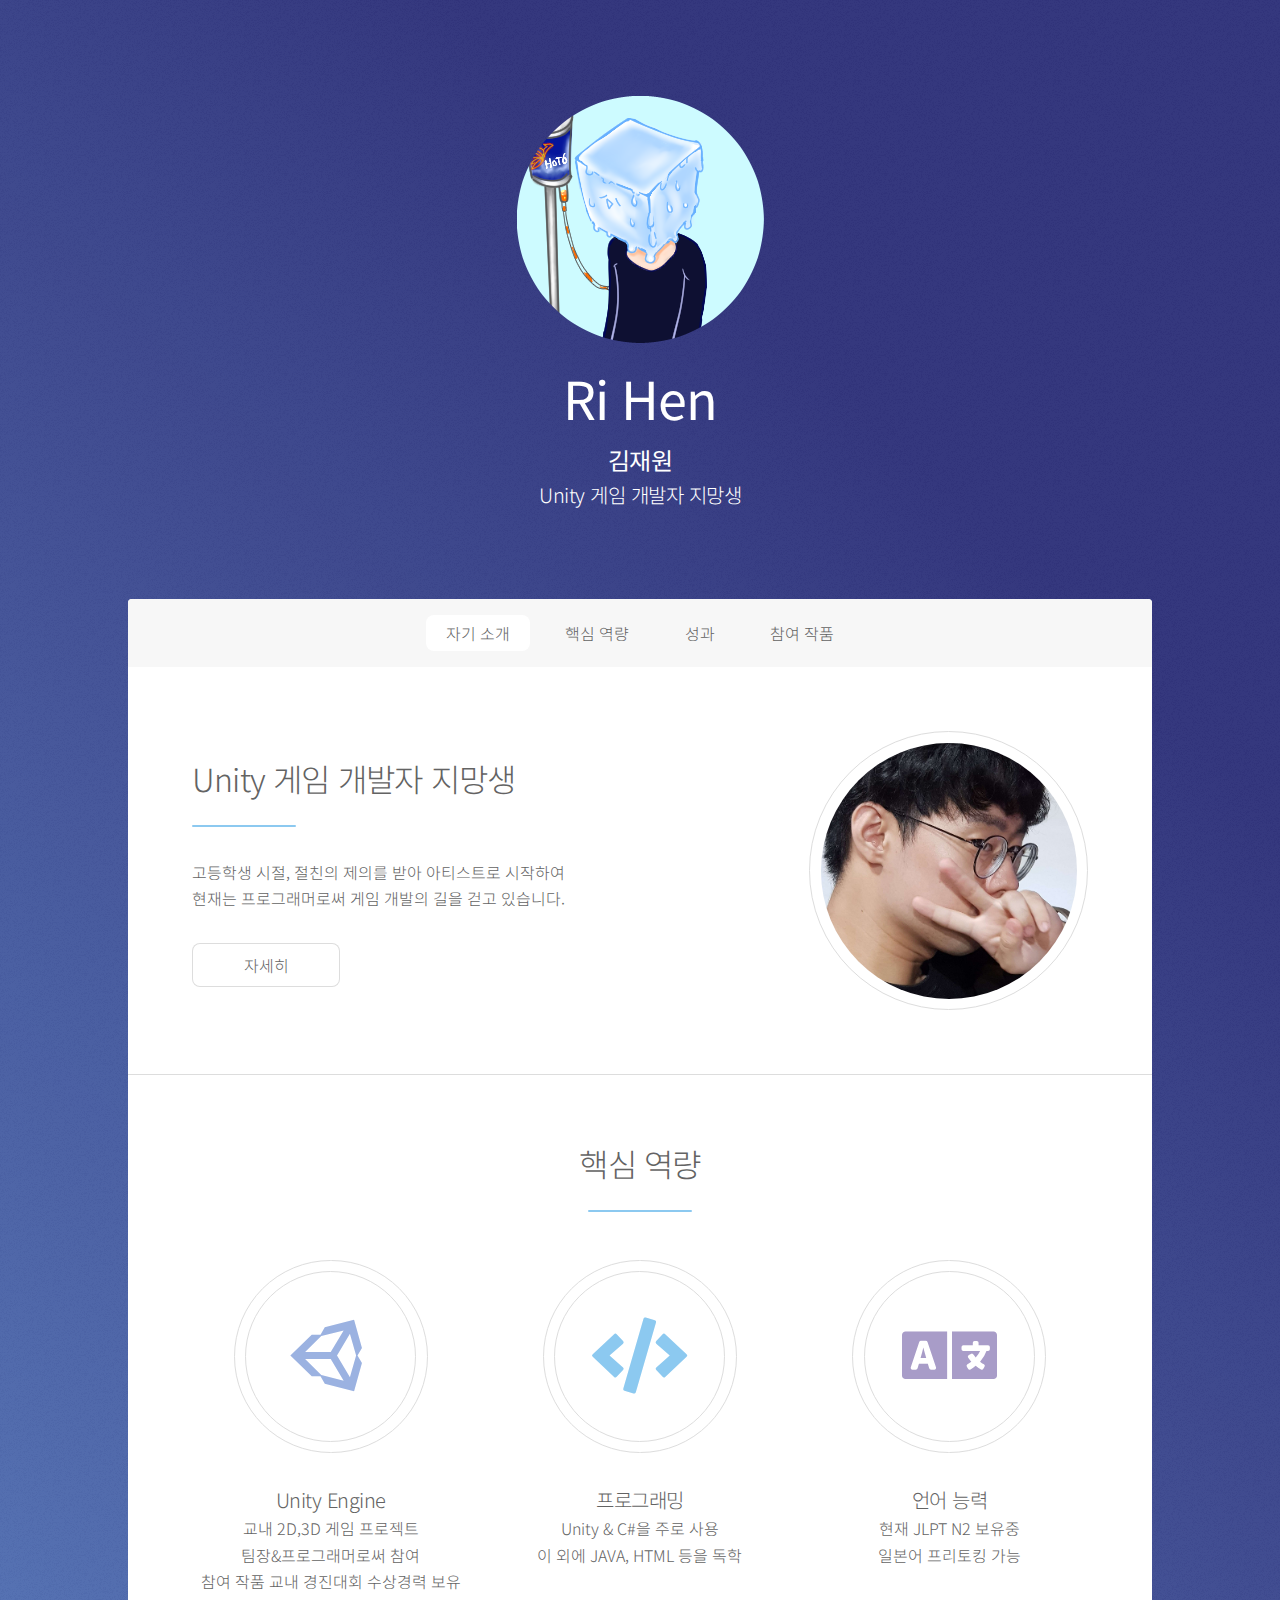
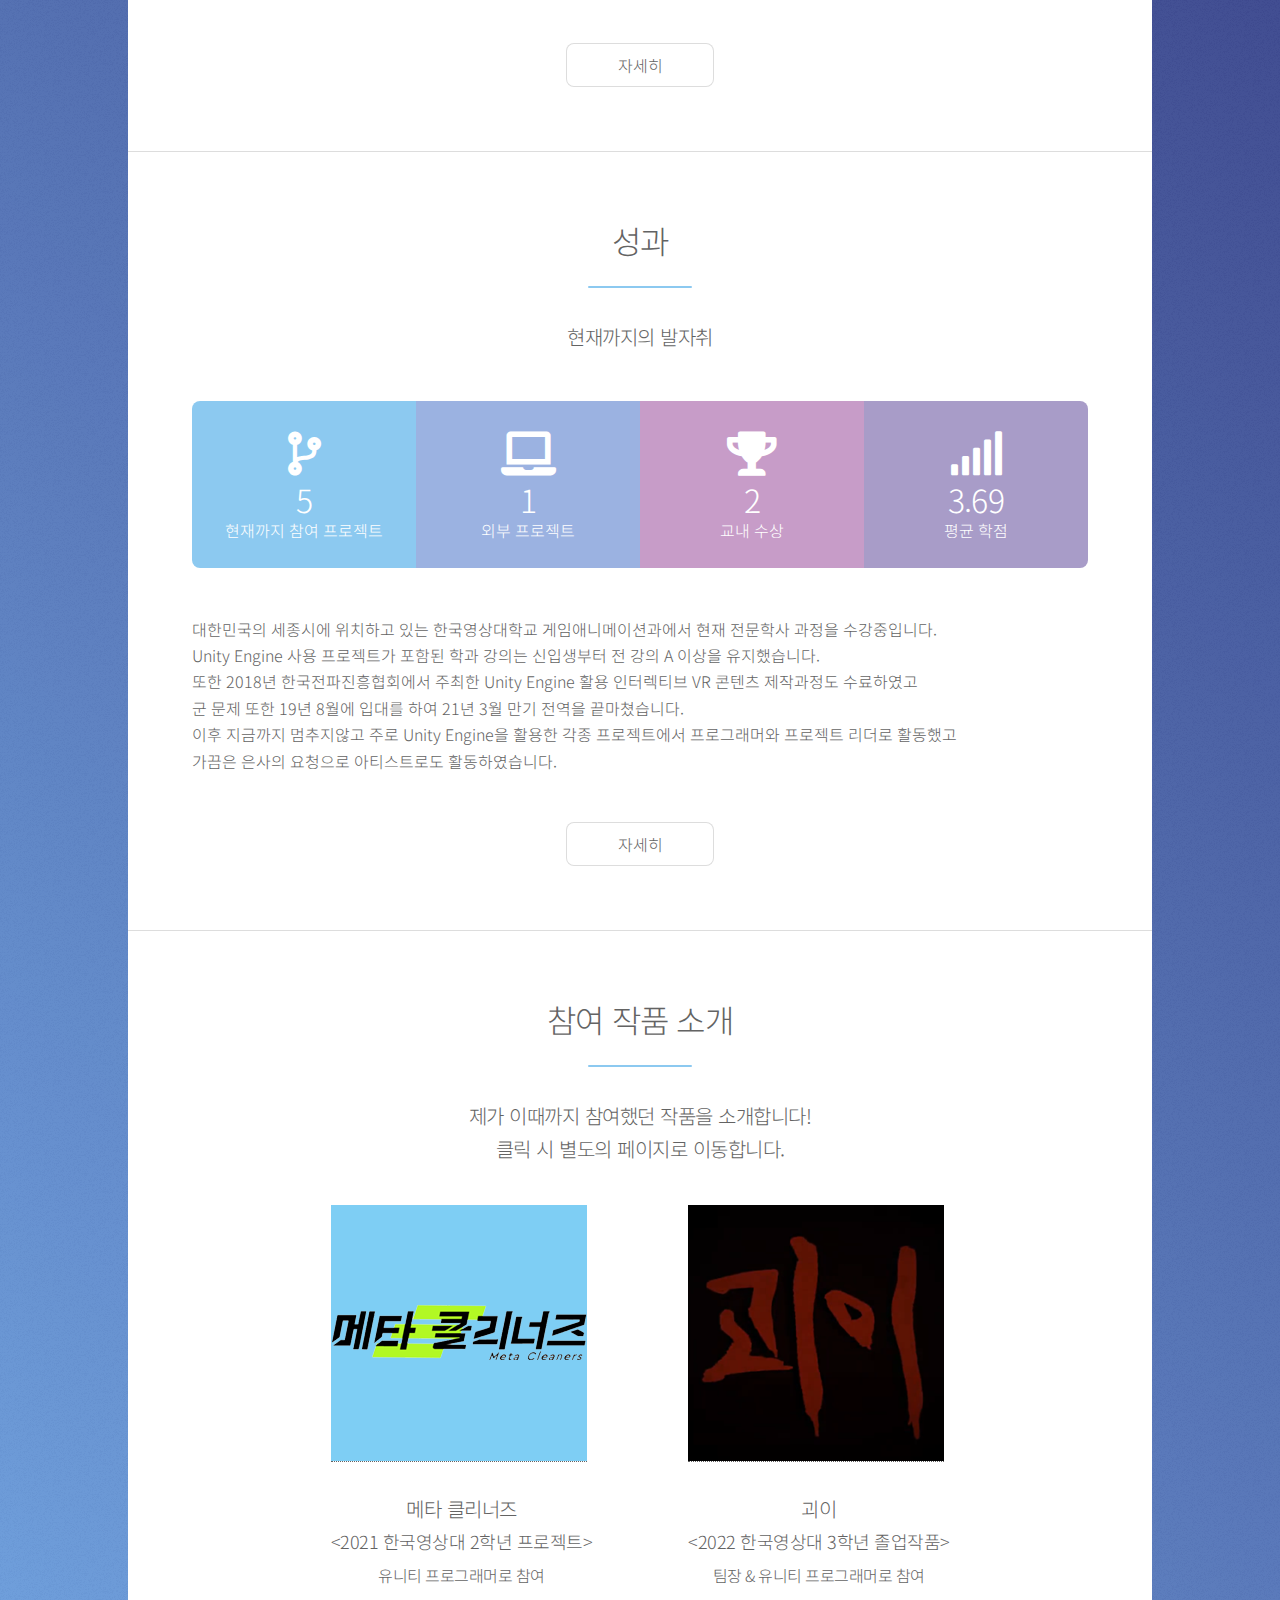
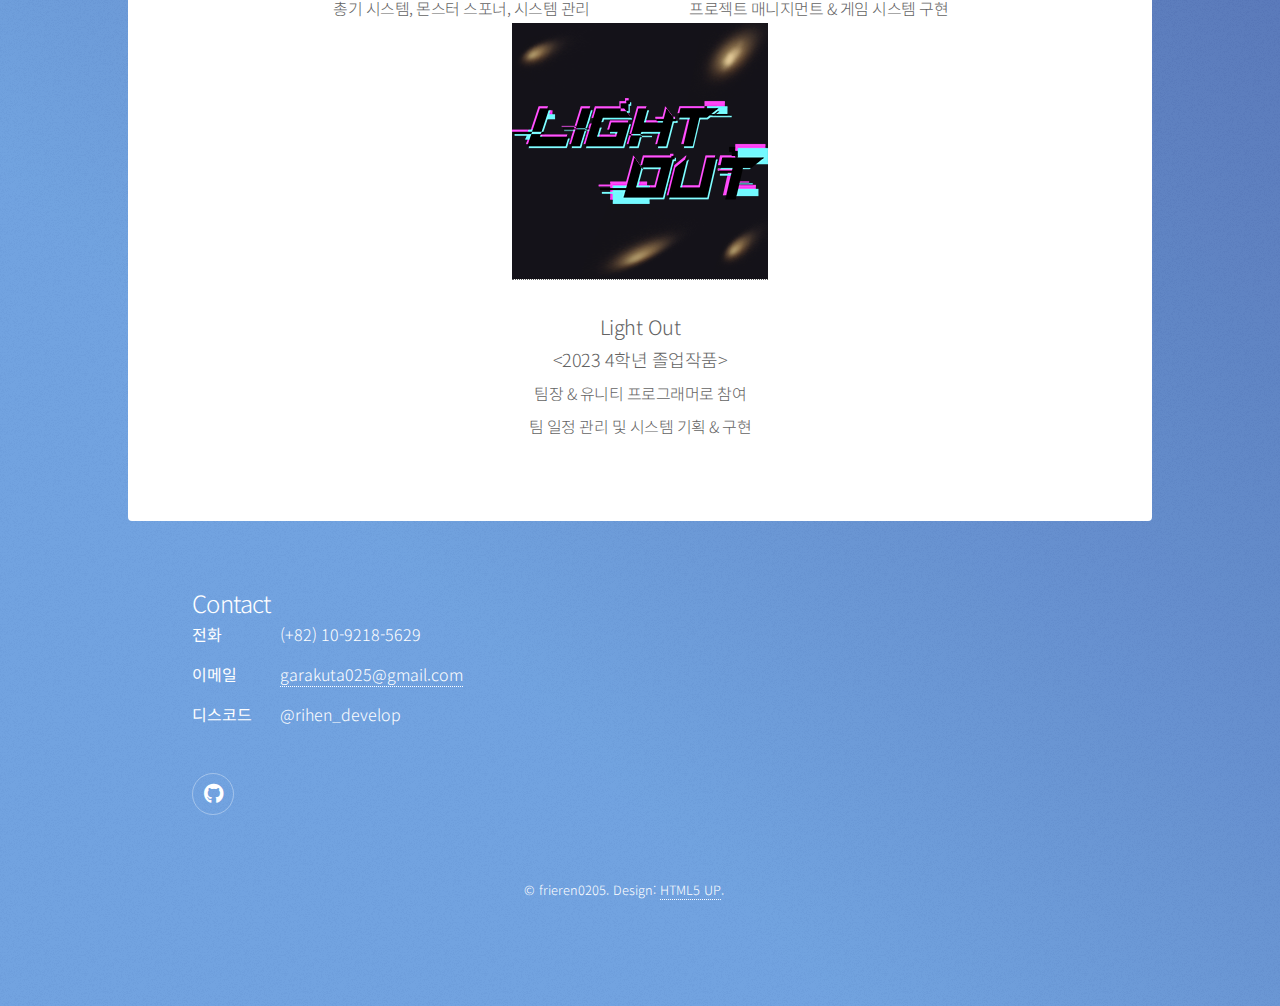
<file: index.html>
<!DOCTYPE HTML>
<!--
	Stellar by HTML5 UP
	html5up.net | @ajlkn
	Free for personal and commercial use under the CCA 3.0 license (html5up.net/license)
-->
<html lang="ko">
	<head>
		<title>냉장고</title>
		<meta charset="utf-8" />
		<meta name="viewport" content="width=device-width, initial-scale=1, user-scalable=no" />
		<link rel="stylesheet" href="assets/css/main.css" />
		<style>
			
		</style>
		<noscript><link rel="stylesheet" href="assets/css/noscript.css" /></noscript>
	</head>
	<body class="is-preload">

		<!-- Wrapper -->
			<div id="wrapper">

				<!-- Header -->
					<header id="header" class="alt">
						<span class="logo"><img src="images/main_cycle.png" alt="" /></span>
						<h1><b>Ri Hen</b></h1>
						<h2><b>김재원</b></h2>
						<p>Unity 게임 개발자 지망생</p>
					</header>

				<!-- Nav -->
					<nav id="nav">
						<ul>
							<li><a href="#intro" class="active">자기 소개</a></li>
							<li><a href="#first">핵심 역량</a></li>
							<li><a href="#second">성과</a></li>
							<li><a href="#cta">참여 작품</a></li>
						</ul>
					</nav>

				<!-- Main -->
					<div id="main">

						<!-- Introduction -->
							<section id="intro" class="main">
								<div class="spotlight">
									<div class="content">
										<header class="major">
											<h2>Unity 게임 개발자 지망생</h2>
										</header>
										<p>고등학생 시절, 절친의 제의를 받아 아티스트로 시작하여
											<br>현재는 프로그래머로써 게임 개발의 길을 걷고 있습니다.
										</p>
										<ul class="actions">
											<li><a href="generic.html" class="button" target="_blank">자세히</a></li>
										</ul>
									</div>
									<span class="image"><img src="images/it's_me.jpg" alt="" /></span>
								</div>
							</section>
						<!-- First Section -->
							<section id="first" class="main special">
								<header class="major">
									<h2>핵심 역량</h2>
								</header>
								<ul class="features">
									<li>
										<span class="icon brands major style4 fa-unity"></span>
										<h3>Unity Engine</h3>
										<p>
											교내 2D,3D 게임 프로젝트
											<br>팀장&프로그래머로써 참여
											<br>참여 작품 교내 경진대회 수상경력 보유
										</p>
									</li>
									<!-- <li> 아트는 빼자
										<span class="icon solid major style5 fa-palette"></span>
										<h3>2D 아트</h3>
										<p>Clip Studio & Aseprite 사용가능
											<br>2D & Pixel아트로도 프로젝트 참여
											<br>현재는 취미로만 하고 있습니다.
										</p>
									</li> -->
									<li>
										<span class="icon solid major style5 fa-code"></span>
										<h3>프로그래밍</h3>
										<p>
											Unity & C#을 주로 사용
											<br>이 외에 JAVA, HTML 등을 독학
										</p>
									</li>
									<li>
										<span class="icon solid major style3 fa-language"></span>
										<h3>언어 능력</h3>
										<p>
											현재 JLPT N2 보유중
											<br>일본어 프리토킹 가능
										</p>
									</li>
								</ul>
								<footer class="major">
									<ul class="actions special">
										<!-- 핵심 역량 소개 별도 html 제작 후 수정하기 -->
										<li><a href="technique.html" class="button" target="_blank">자세히</a></li>
									</ul>
								</footer>
							</section>

						<!-- Second Section -->
							<section id="second" class="main special">
								<header class="major">
									<h2>성과</h2>
									<p>
										현재까지의 발자취
										<!-- TODO : 결과가 나올때마다 추가하기 -->
									</p>
								</header>
								<ul class="statistics">
									<li class="style5">
										<span class="icon solid fa-code-branch"></span>
										<strong>5</strong> 현재까지 참여 프로젝트
									</li>
									<li class="style4">
										<span class="icon solid fa-laptop"></span>
										<strong>1</strong> 외부 프로젝트
									</li>
									<li class="style2">
										<span class="icon solid fa-trophy"></span>
										<strong>2</strong>교내 수상<br>
									</li>
									<li class="style3">
										<span class="icon solid fa-signal"></span>
										<strong>3.69</strong> 평균 학점
									</li>
									<!-- <li class="style5">
										<span class="icon fa-gem"></span>
										<strong>1,024</strong> Nullam
									</li> -->
								</ul>
								<p class="customcontent">
									대한민국의 세종시에 위치하고 있는 한국영상대학교 게임애니메이션과에서 현재 전문학사 과정을 수강중입니다.
									<br>Unity Engine 사용 프로젝트가 포함된 학과 강의는 신입생부터 전 강의 A 이상을 유지했습니다.
									<br>또한 2018년 한국전파진흥협회에서 주최한 Unity Engine 활용 인터렉티브 VR 콘텐츠 제작과정도 수료하였고
									<br>군 문제 또한 19년 8월에 입대를 하여 21년 3월 만기 전역을 끝마쳤습니다.
									<br>이후 지금까지 멈추지않고 주로 Unity Engine을 활용한 각종 프로젝트에서 프로그래머와 프로젝트 리더로 활동했고
									<br>가끔은 은사의 요청으로 아티스트로도 활동하였습니다.
								</p>
								<footer class="major">
										<!-- 핵심 역량 소개 별도 html 제작 후 수정하기 -->
									<ul class="actions special">
										<li><a href="Performance.html" class="button" target="_blank">자세히</a></li>
									</ul>
								</footer>
							</section>

						<!-- Get Started -->
							<section id="cta" class="main special">
								<header class="major">
									<h2>참여 작품 소개</h2>
									<p>제가 이때까지 참여했던 작품을 소개합니다!<br />
										클릭 시 별도의 페이지로 이동합니다.
									</p>
									<ul class="features_image">
										<li id="Meta_Cleaners">
											<span class="image spotlight"><a href="https://youtu.be/592bkmmBvG8?si=MMfA0UfE1vnqgZS_" target="_blank" rel="noopener noreferrer"><img src="images/Meta_Cleaners.png" alt=""/></a></span>
											<h3>메타 클리너즈</h3>
											<p><font size=4.5>&lt;2021 한국영상대 2학년 프로젝트&gt;
												</font>
												<font size=3.5>
												<br>유니티 프로그래머로 참여
												<br>총기 시스템, 몬스터 스포너, 시스템 관리
												</font>
												</font>
											</p>
										</li>
										<li id="괴이">
											<span class="image spotlight"><a href="https://youtu.be/Kq_nbh-Me8w?si=paiGHISOrwEUS02Y" target="_blank" rel="noopener noreferrer"><img src="images/Monstrous.png" alt="" /></a></span>
											<h3>괴이</h3>
											<p><font size=4.5>
												&lt;2022 한국영상대 3학년 졸업작품&gt;</font>
												<font size=3.5>
												<br>팀장 & 유니티 프로그래머로 참여
												<br>프로젝트 매니지먼트 & 게임 시스템 구현
												</font>
											</p>
										</li>
										<!-- <li>
											<span class="image spotlight"><a href="https://store.steampowered.com/app/2153920/DOWNFALLEN/" target="_blank" rel="noopener noreferrer"><img src="images/DownFallen.jpg" alt=""/></a></span>
											<h3>DownFallen</h3>
											<p><font size=4.5>&lt;2022 1치킨 알만툴 게임잼&gt; </font>
												<font size=3.5>
												<br>픽셀 아티스트로 참여
												<br>일부 컷씬, 오브젝트, 아이콘 작업
												</font>
											</p>
										</li> -->
										<li id="Light Out">
											<span class="image spotlight"><a href="https://frieren0205.github.io/Team_Lucy_page/" target="_blank" rel="noopener noreferrer"><img src="images/Light_Out.png" alt=""/></a></span>
											<h3>Light Out</h3>
											<p><font size=4.5>&lt;2023 4학년 졸업작품&gt; </font>
												<font size=3.5>
												<br>팀장 & 유니티 프로그래머로 참여
												<br>팀 일정 관리 및 시스템 기획 & 구현
												</font>
											</p>
										</li>
									</ul>
								</header>
							</section>

					</div>

				<!-- Footer -->
					<footer id="footer">
						<section>
							<h2>Contact</h2>
							<dl class="alt">
								<dt>전화</dt>
								<dd>(+82) 10-9218-5629</dd>
								<dt>이메일</dt>
								<dd><a href="mailto:garakuta025@gmail.com" target="_blank" rel="noopener noreferrer">garakuta025@gmail.com</a></dd>
								<dt>디스코드</dt>
								<dd>@rihen_develop</dd>
							</dl>
							<ul class="icons">
								<!-- <li><a href="#" class="icon brands fa-twitter alt"><span class="label">Twitter</span></a></li>
								<li><a href="#" class="icon brands fa-facebook-f alt"><span class="label">Facebook</span></a></li>
								<li><a href="#" class="icon brands fa-instagram alt"><span class="label">Instagram</span></a></li> -->
								<li><a href="#" class="icon brands fa-github alt"><span class="label">GitHub</span></a></li>
								<!-- <li><a href="" class="icon brands fa-discord alt"><span class="label">Dribbble</span></a></li> -->
							</ul>
						</section>
						<p class="copyright">&copy; frieren0205. Design: <a href="https://html5up.net">HTML5 UP</a>.</p>
					</footer>

			</div>

		<!-- Scripts -->
			<script src="assets/js/jquery.min.js"></script>
			<script src="assets/js/jquery.scrollex.min.js"></script>
			<script src="assets/js/jquery.scrolly.min.js"></script>
			<script src="assets/js/browser.min.js"></script>
			<script src="assets/js/breakpoints.min.js"></script>
			<script src="assets/js/util.js"></script>
			<script src="assets/js/main.js"></script>

	</body>
</html>
</file>
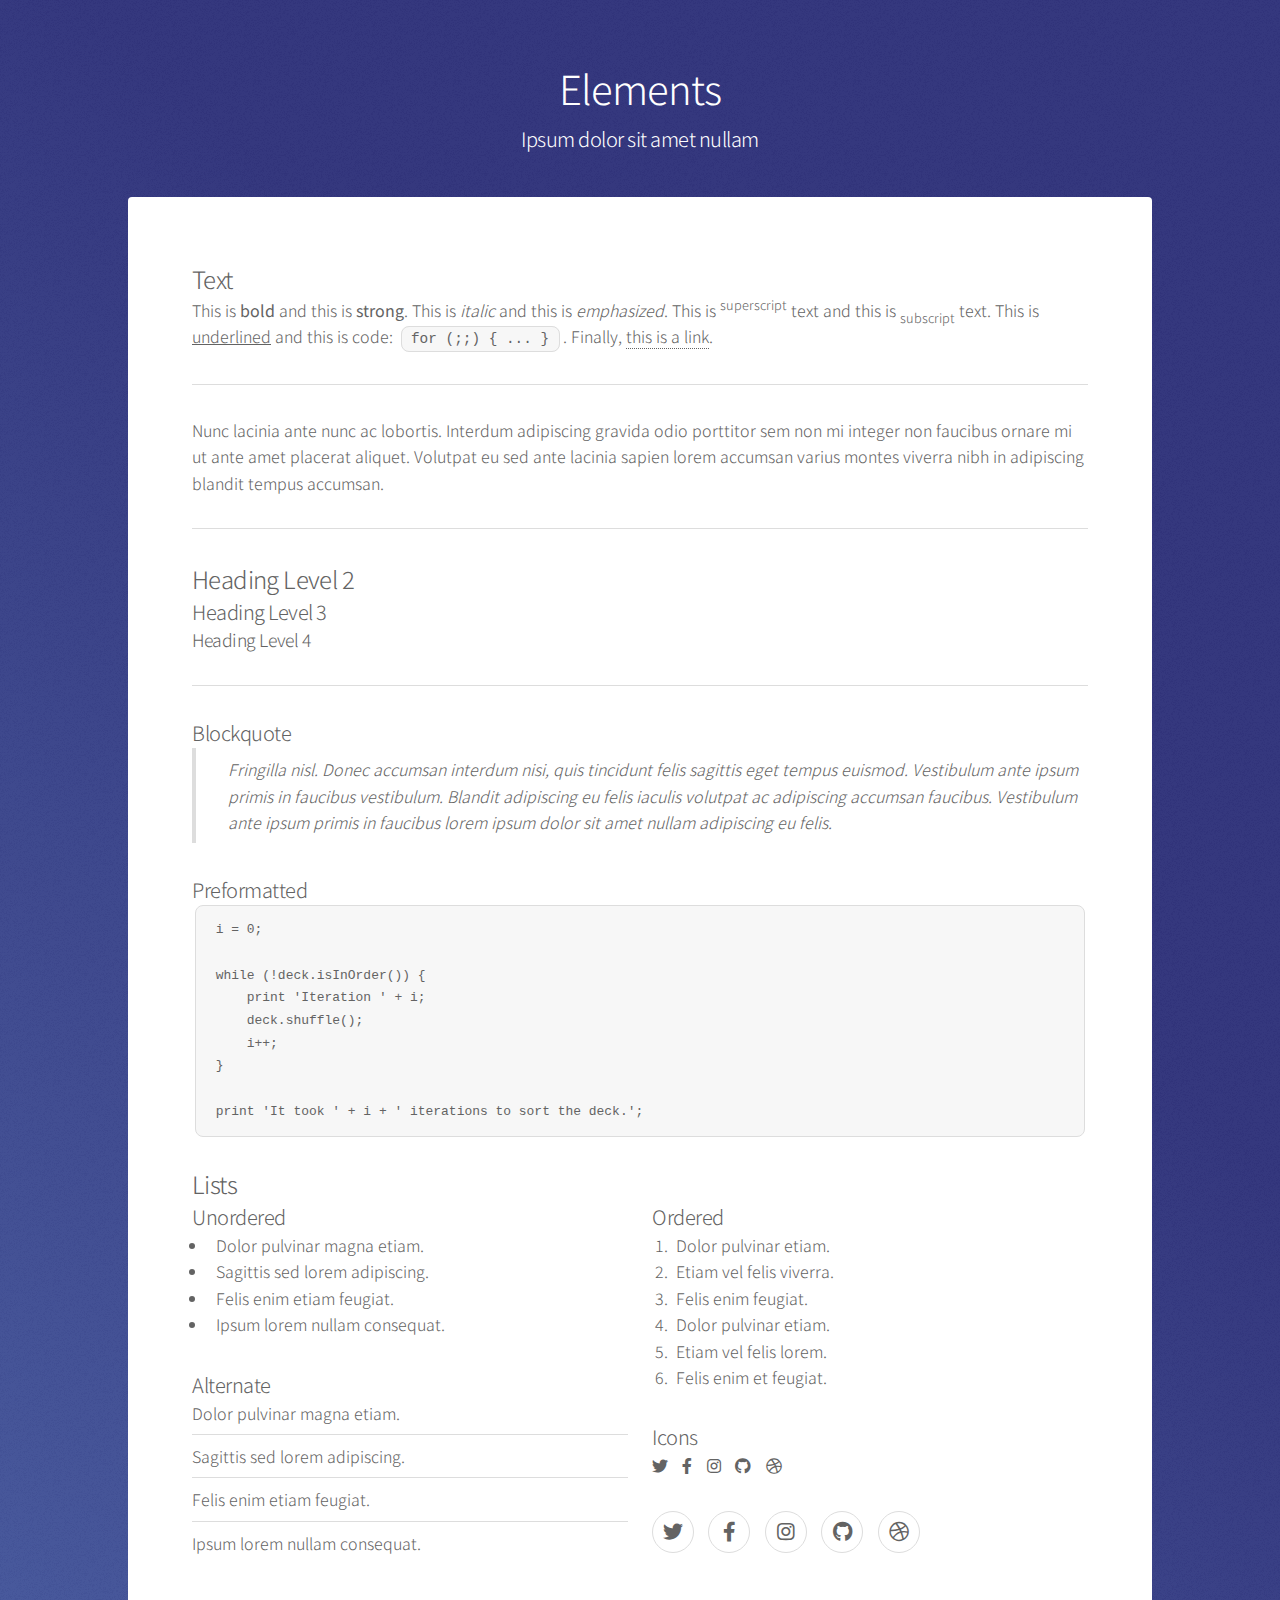
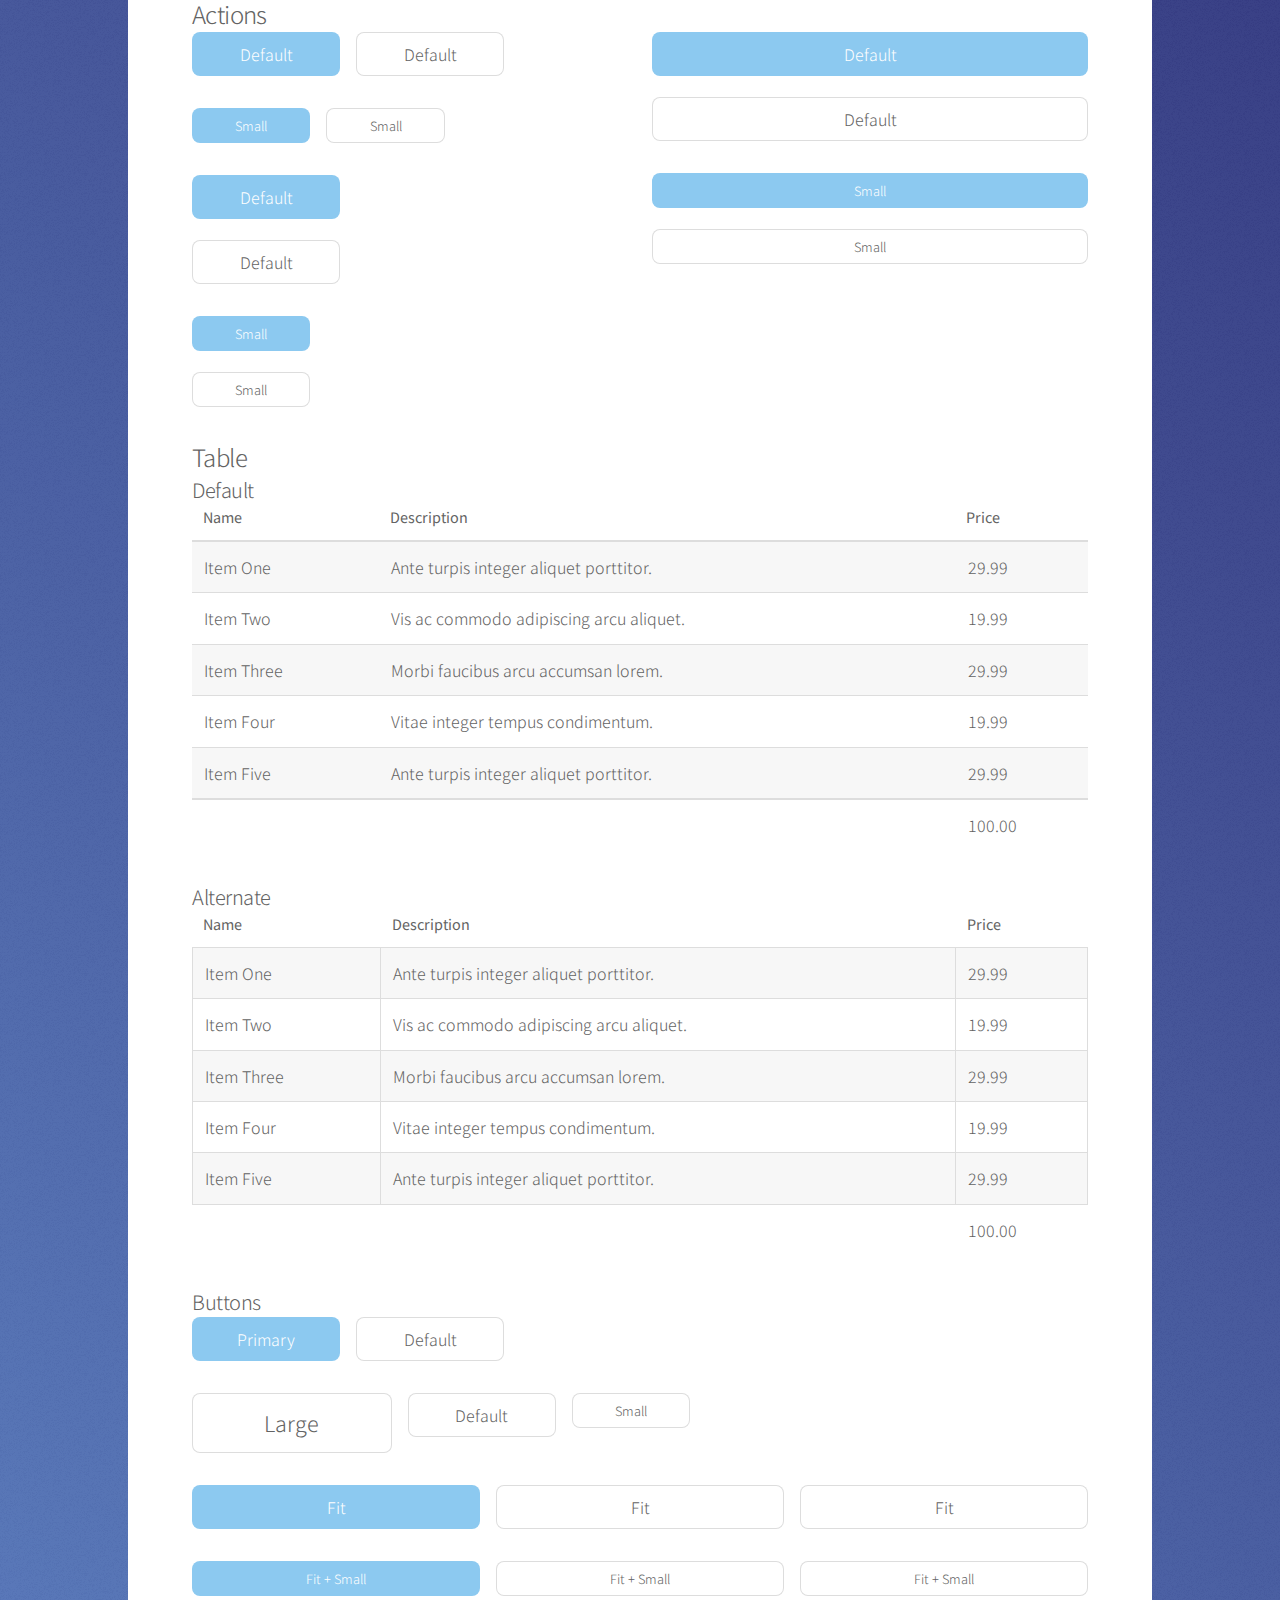
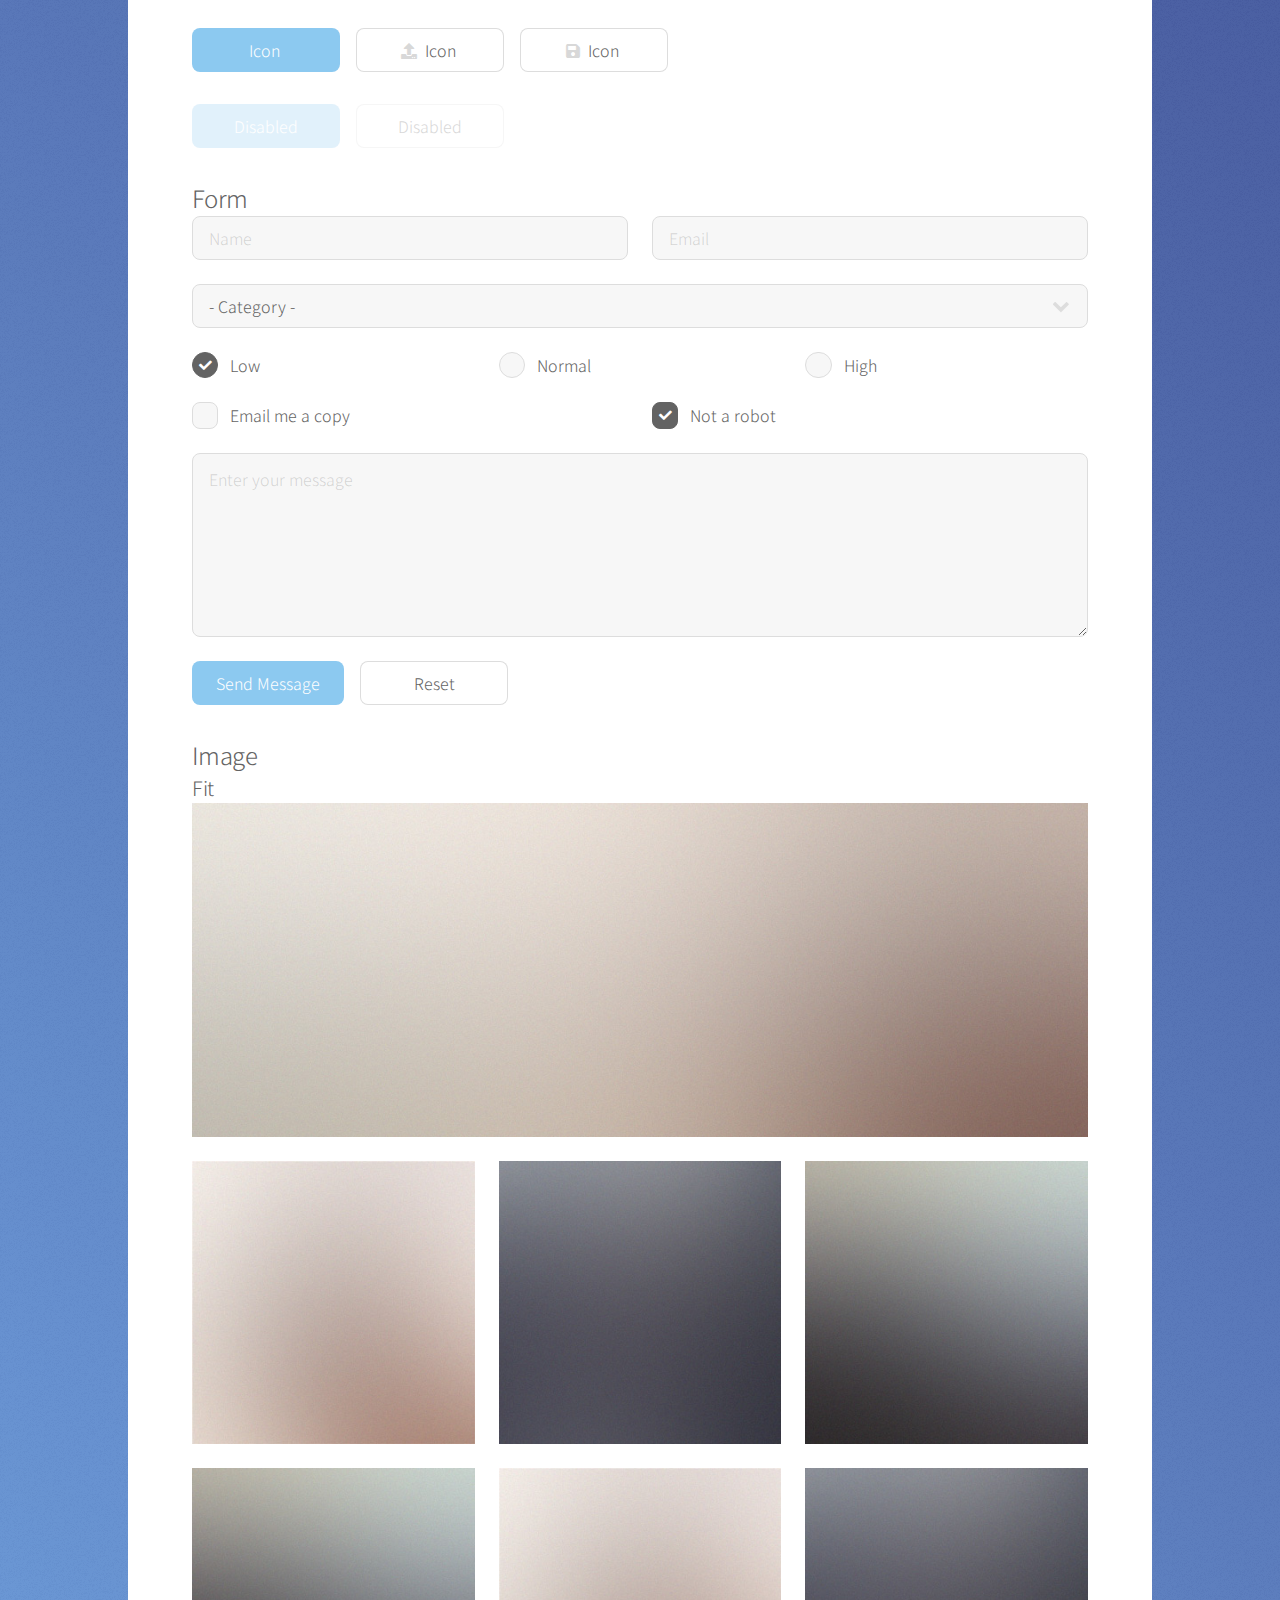
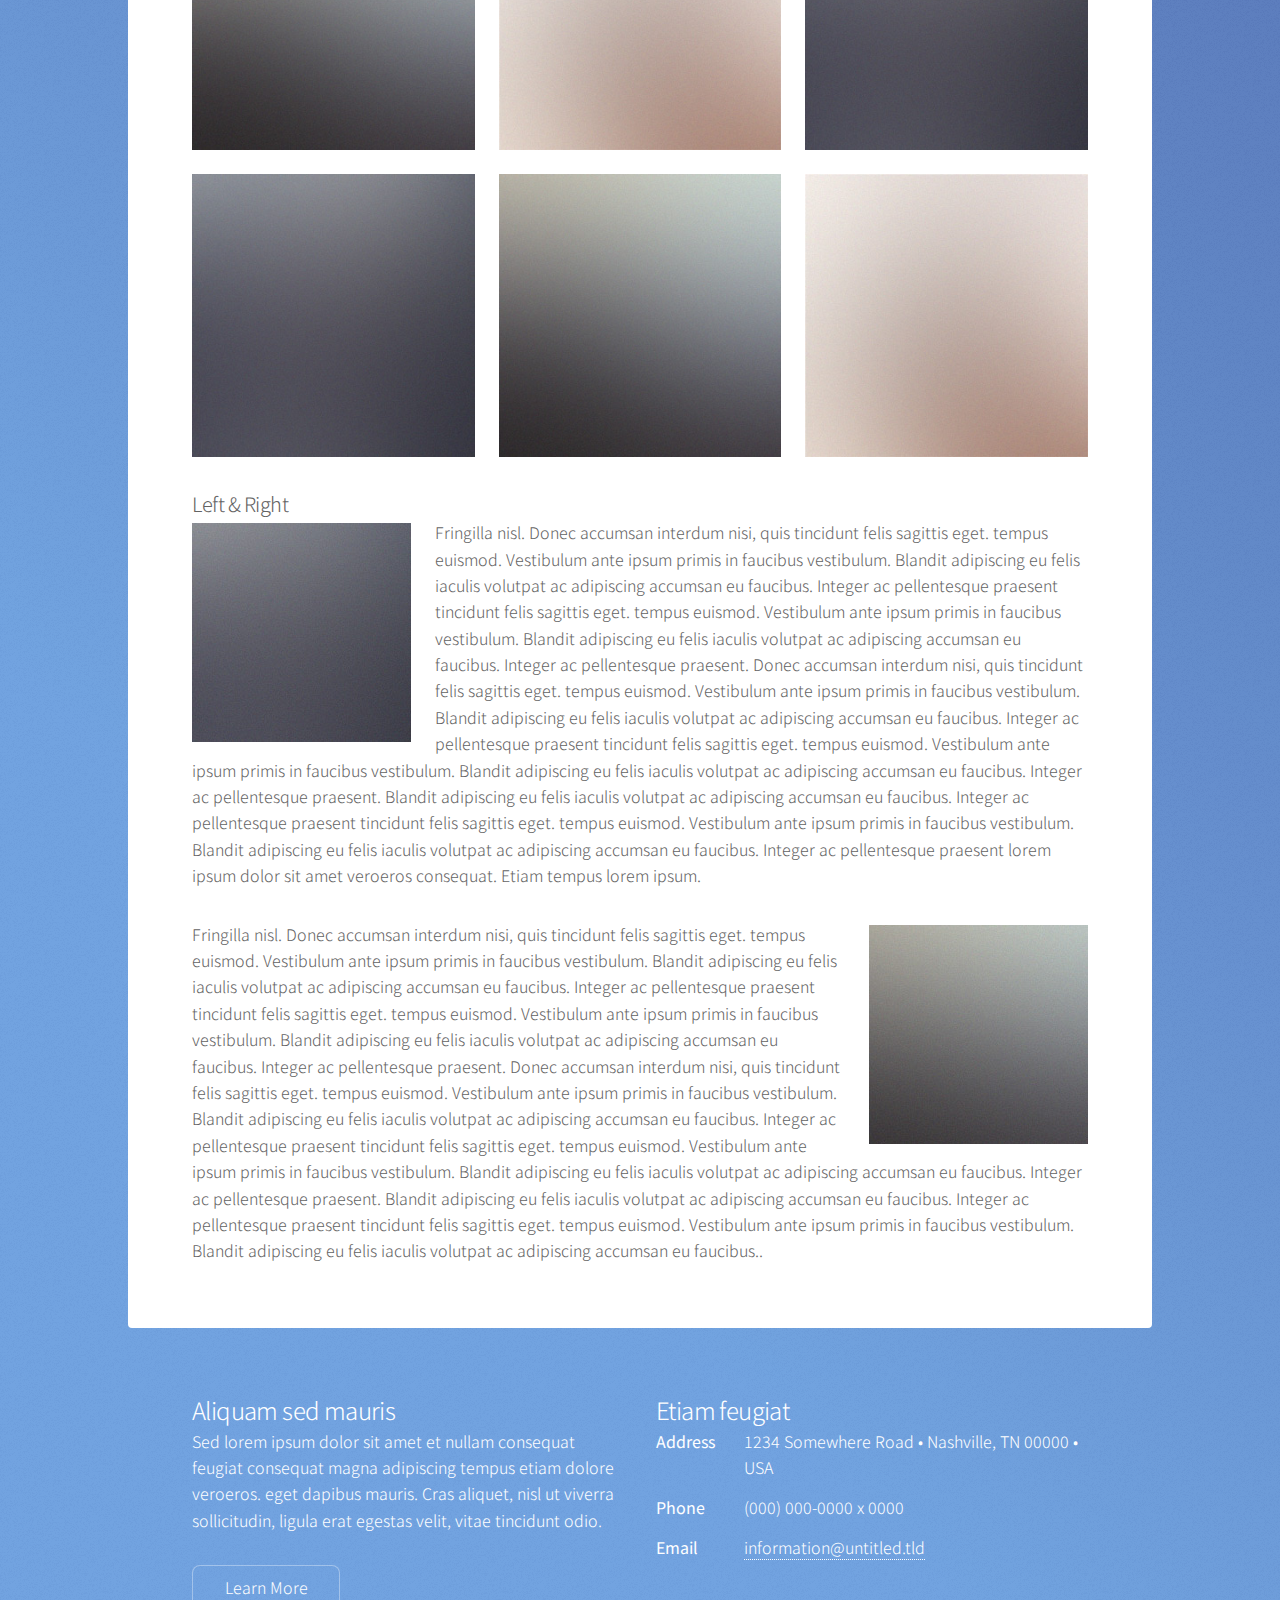
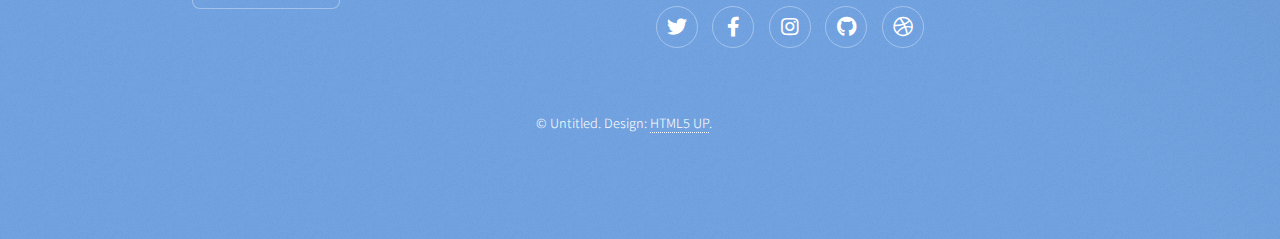
<file: elements.html>
<!DOCTYPE HTML>
<!--
	Stellar by HTML5 UP
	html5up.net | @ajlkn
	Free for personal and commercial use under the CCA 3.0 license (html5up.net/license)
-->
<html>
	<head>
		<title>Elements - Stellar by HTML5 UP</title>
		<meta charset="utf-8" />
		<meta name="viewport" content="width=device-width, initial-scale=1, user-scalable=no" />
		<link rel="stylesheet" href="assets/css/main.css" />
		<noscript><link rel="stylesheet" href="assets/css/noscript.css" /></noscript>
	</head>
	<body class="is-preload">

		<!-- Wrapper -->
			<div id="wrapper">

				<!-- Header -->
					<header id="header">
						<h1>Elements</h1>
						<p>Ipsum dolor sit amet nullam</p>
					</header>

				<!-- Main -->
					<div id="main">

						<!-- Content -->
							<section id="content" class="main">

								<!-- Text -->
									<section>
										<h2>Text</h2>
										<p>This is <b>bold</b> and this is <strong>strong</strong>. This is <i>italic</i> and this is <em>emphasized</em>.
										This is <sup>superscript</sup> text and this is <sub>subscript</sub> text.
										This is <u>underlined</u> and this is code: <code>for (;;) { ... }</code>. Finally, <a href="#">this is a link</a>.</p>
										<hr />
										<p>Nunc lacinia ante nunc ac lobortis. Interdum adipiscing gravida odio porttitor sem non mi integer non faucibus ornare mi ut ante amet placerat aliquet. Volutpat eu sed ante lacinia sapien lorem accumsan varius montes viverra nibh in adipiscing blandit tempus accumsan.</p>
										<hr />
										<h2>Heading Level 2</h2>
										<h3>Heading Level 3</h3>
										<h4>Heading Level 4</h4>
										<hr />
										<h3>Blockquote</h3>
										<blockquote>Fringilla nisl. Donec accumsan interdum nisi, quis tincidunt felis sagittis eget tempus euismod. Vestibulum ante ipsum primis in faucibus vestibulum. Blandit adipiscing eu felis iaculis volutpat ac adipiscing accumsan faucibus. Vestibulum ante ipsum primis in faucibus lorem ipsum dolor sit amet nullam adipiscing eu felis.</blockquote>
										<h3>Preformatted</h3>
										<pre><code>i = 0;

while (!deck.isInOrder()) {
    print 'Iteration ' + i;
    deck.shuffle();
    i++;
}

print 'It took ' + i + ' iterations to sort the deck.';</code></pre>
									</section>

								<!-- Lists -->
									<section>
										<h2>Lists</h2>
										<div class="row">
											<div class="col-6 col-12-medium">
												<h3>Unordered</h3>
												<ul>
													<li>Dolor pulvinar magna etiam.</li>
													<li>Sagittis sed lorem adipiscing.</li>
													<li>Felis enim etiam feugiat.</li>
													<li>Ipsum lorem nullam consequat.</li>
												</ul>
												<h3>Alternate</h3>
												<ul class="alt">
													<li>Dolor pulvinar magna etiam.</li>
													<li>Sagittis sed lorem adipiscing.</li>
													<li>Felis enim etiam feugiat.</li>
													<li>Ipsum lorem nullam consequat.</li>
												</ul>
											</div>
											<div class="col-6 col-12-medium">
												<h3>Ordered</h3>
												<ol>
													<li>Dolor pulvinar etiam.</li>
													<li>Etiam vel felis viverra.</li>
													<li>Felis enim feugiat.</li>
													<li>Dolor pulvinar etiam.</li>
													<li>Etiam vel felis lorem.</li>
													<li>Felis enim et feugiat.</li>
												</ol>
												<h3>Icons</h3>
												<ul class="icons">
													<li><a href="#" class="icon brands fa-twitter"><span class="label">Twitter</span></a></li>
													<li><a href="#" class="icon brands fa-facebook-f"><span class="label">Facebook</span></a></li>
													<li><a href="#" class="icon brands fa-instagram"><span class="label">Instagram</span></a></li>
													<li><a href="#" class="icon brands fa-github"><span class="label">GitHub</span></a></li>
													<li><a href="#" class="icon brands fa-dribbble"><span class="label">Dribbble</span></a></li>
												</ul>
												<ul class="icons">
													<li><a href="#" class="icon brands alt fa-twitter"><span class="label">Twitter</span></a></li>
													<li><a href="#" class="icon brands alt fa-facebook-f"><span class="label">Facebook</span></a></li>
													<li><a href="#" class="icon brands alt fa-instagram"><span class="label">Instagram</span></a></li>
													<li><a href="#" class="icon brands alt fa-github"><span class="label">GitHub</span></a></li>
													<li><a href="#" class="icon brands alt fa-dribbble"><span class="label">Dribbble</span></a></li>
												</ul>
											</div>
										</div>
										<h2>Actions</h2>
										<div class="row">
											<div class="col-6 col-12-medium">
												<ul class="actions">
													<li><a href="#" class="button primary">Default</a></li>
													<li><a href="#" class="button">Default</a></li>
												</ul>
												<ul class="actions small">
													<li><a href="#" class="button primary small">Small</a></li>
													<li><a href="#" class="button small">Small</a></li>
												</ul>
												<ul class="actions stacked">
													<li><a href="#" class="button primary">Default</a></li>
													<li><a href="#" class="button">Default</a></li>
												</ul>
												<ul class="actions stacked">
													<li><a href="#" class="button primary small">Small</a></li>
													<li><a href="#" class="button small">Small</a></li>
												</ul>
											</div>
											<div class="col-6 col-12-medium">
												<ul class="actions stacked">
													<li><a href="#" class="button primary fit">Default</a></li>
													<li><a href="#" class="button fit">Default</a></li>
												</ul>
												<ul class="actions stacked">
													<li><a href="#" class="button primary small fit">Small</a></li>
													<li><a href="#" class="button small fit">Small</a></li>
												</ul>
											</div>
										</div>
									</section>

								<!-- Table -->
									<section>
										<h2>Table</h2>
										<h3>Default</h3>
										<div class="table-wrapper">
											<table>
												<thead>
													<tr>
														<th>Name</th>
														<th>Description</th>
														<th>Price</th>
													</tr>
												</thead>
												<tbody>
													<tr>
														<td>Item One</td>
														<td>Ante turpis integer aliquet porttitor.</td>
														<td>29.99</td>
													</tr>
													<tr>
														<td>Item Two</td>
														<td>Vis ac commodo adipiscing arcu aliquet.</td>
														<td>19.99</td>
													</tr>
													<tr>
														<td>Item Three</td>
														<td> Morbi faucibus arcu accumsan lorem.</td>
														<td>29.99</td>
													</tr>
													<tr>
														<td>Item Four</td>
														<td>Vitae integer tempus condimentum.</td>
														<td>19.99</td>
													</tr>
													<tr>
														<td>Item Five</td>
														<td>Ante turpis integer aliquet porttitor.</td>
														<td>29.99</td>
													</tr>
												</tbody>
												<tfoot>
													<tr>
														<td colspan="2"></td>
														<td>100.00</td>
													</tr>
												</tfoot>
											</table>
										</div>

										<h3>Alternate</h3>
										<div class="table-wrapper">
											<table class="alt">
												<thead>
													<tr>
														<th>Name</th>
														<th>Description</th>
														<th>Price</th>
													</tr>
												</thead>
												<tbody>
													<tr>
														<td>Item One</td>
														<td>Ante turpis integer aliquet porttitor.</td>
														<td>29.99</td>
													</tr>
													<tr>
														<td>Item Two</td>
														<td>Vis ac commodo adipiscing arcu aliquet.</td>
														<td>19.99</td>
													</tr>
													<tr>
														<td>Item Three</td>
														<td> Morbi faucibus arcu accumsan lorem.</td>
														<td>29.99</td>
													</tr>
													<tr>
														<td>Item Four</td>
														<td>Vitae integer tempus condimentum.</td>
														<td>19.99</td>
													</tr>
													<tr>
														<td>Item Five</td>
														<td>Ante turpis integer aliquet porttitor.</td>
														<td>29.99</td>
													</tr>
												</tbody>
												<tfoot>
													<tr>
														<td colspan="2"></td>
														<td>100.00</td>
													</tr>
												</tfoot>
											</table>
										</div>
									</section>

								<!-- Buttons -->
									<section>
										<h3>Buttons</h3>
										<ul class="actions">
											<li><a href="#" class="button primary">Primary</a></li>
											<li><a href="#" class="button">Default</a></li>
										</ul>
										<ul class="actions">
											<li><a href="#" class="button large">Large</a></li>
											<li><a href="#" class="button">Default</a></li>
											<li><a href="#" class="button small">Small</a></li>
										</ul>
										<ul class="actions fit">
											<li><a href="#" class="button primary fit">Fit</a></li>
											<li><a href="#" class="button fit">Fit</a></li>
											<li><a href="#" class="button fit">Fit</a></li>
										</ul>
										<ul class="actions fit small">
											<li><a href="#" class="button primary fit small">Fit + Small</a></li>
											<li><a href="#" class="button fit small">Fit + Small</a></li>
											<li><a href="#" class="button fit small">Fit + Small</a></li>
										</ul>
										<ul class="actions">
											<li><a href="#" class="button primary icon solidfa-download">Icon</a></li>
											<li><a href="#" class="button icon solid fa-upload">Icon</a></li>
											<li><a href="#" class="button icon solid fa-save">Icon</a></li>
										</ul>
										<ul class="actions">
											<li><span class="button primary disabled">Disabled</span></li>
											<li><span class="button disabled">Disabled</span></li>
										</ul>
									</section>

								<!-- Form -->
									<section>
										<h2>Form</h2>
										<form method="post" action="#">
											<div class="row gtr-uniform">
												<div class="col-6 col-12-xsmall">
													<input type="text" name="demo-name" id="demo-name" value="" placeholder="Name" />
												</div>
												<div class="col-6 col-12-xsmall">
													<input type="email" name="demo-email" id="demo-email" value="" placeholder="Email" />
												</div>
												<div class="col-12">
													<select name="demo-category" id="demo-category">
														<option value="">- Category -</option>
														<option value="1">Manufacturing</option>
														<option value="1">Shipping</option>
														<option value="1">Administration</option>
														<option value="1">Human Resources</option>
													</select>
												</div>
												<div class="col-4 col-12-small">
													<input type="radio" id="demo-priority-low" name="demo-priority" checked>
													<label for="demo-priority-low">Low</label>
												</div>
												<div class="col-4 col-12-small">
													<input type="radio" id="demo-priority-normal" name="demo-priority">
													<label for="demo-priority-normal">Normal</label>
												</div>
												<div class="col-4 col-12-small">
													<input type="radio" id="demo-priority-high" name="demo-priority">
													<label for="demo-priority-high">High</label>
												</div>
												<div class="col-6 col-12-small">
													<input type="checkbox" id="demo-copy" name="demo-copy">
													<label for="demo-copy">Email me a copy</label>
												</div>
												<div class="col-6 col-12-small">
													<input type="checkbox" id="demo-human" name="demo-human" checked>
													<label for="demo-human">Not a robot</label>
												</div>
												<div class="col-12">
													<textarea name="demo-message" id="demo-message" placeholder="Enter your message" rows="6"></textarea>
												</div>
												<div class="col-12">
													<ul class="actions">
														<li><input type="submit" value="Send Message" class="primary" /></li>
														<li><input type="reset" value="Reset" /></li>
													</ul>
												</div>
											</div>
										</form>
									</section>

								<!-- Image -->
									<section>
										<h2>Image</h2>
										<h3>Fit</h3>
										<div class="box alt">
											<div class="row gtr-uniform">
												<div class="col-12"><span class="image fit"><img src="images/pic04.jpg" alt="" /></span></div>
												<div class="col-4"><span class="image fit"><img src="images/pic01.jpg" alt="" /></span></div>
												<div class="col-4"><span class="image fit"><img src="images/pic02.jpg" alt="" /></span></div>
												<div class="col-4"><span class="image fit"><img src="images/pic03.jpg" alt="" /></span></div>
												<div class="col-4"><span class="image fit"><img src="images/pic03.jpg" alt="" /></span></div>
												<div class="col-4"><span class="image fit"><img src="images/pic01.jpg" alt="" /></span></div>
												<div class="col-4"><span class="image fit"><img src="images/pic02.jpg" alt="" /></span></div>
												<div class="col-4"><span class="image fit"><img src="images/pic02.jpg" alt="" /></span></div>
												<div class="col-4"><span class="image fit"><img src="images/pic03.jpg" alt="" /></span></div>
												<div class="col-4"><span class="image fit"><img src="images/pic01.jpg" alt="" /></span></div>
											</div>
										</div>
										<h3>Left &amp; Right</h3>
										<p><span class="image left"><img src="images/pic05.jpg" alt="" /></span>Fringilla nisl. Donec accumsan interdum nisi, quis tincidunt felis sagittis eget. tempus euismod. Vestibulum ante ipsum primis in faucibus vestibulum. Blandit adipiscing eu felis iaculis volutpat ac adipiscing accumsan eu faucibus. Integer ac pellentesque praesent tincidunt felis sagittis eget. tempus euismod. Vestibulum ante ipsum primis in faucibus vestibulum. Blandit adipiscing eu felis iaculis volutpat ac adipiscing accumsan eu faucibus. Integer ac pellentesque praesent. Donec accumsan interdum nisi, quis tincidunt felis sagittis eget. tempus euismod. Vestibulum ante ipsum primis in faucibus vestibulum. Blandit adipiscing eu felis iaculis volutpat ac adipiscing accumsan eu faucibus. Integer ac pellentesque praesent tincidunt felis sagittis eget. tempus euismod. Vestibulum ante ipsum primis in faucibus vestibulum. Blandit adipiscing eu felis iaculis volutpat ac adipiscing accumsan eu faucibus. Integer ac pellentesque praesent. Blandit adipiscing eu felis iaculis volutpat ac adipiscing accumsan eu faucibus. Integer ac pellentesque praesent tincidunt felis sagittis eget. tempus euismod. Vestibulum ante ipsum primis in faucibus vestibulum. Blandit adipiscing eu felis iaculis volutpat ac adipiscing accumsan eu faucibus. Integer ac pellentesque praesent lorem ipsum dolor sit amet veroeros consequat. Etiam tempus lorem ipsum.</p>
										<p><span class="image right"><img src="images/pic06.jpg" alt="" /></span>Fringilla nisl. Donec accumsan interdum nisi, quis tincidunt felis sagittis eget. tempus euismod. Vestibulum ante ipsum primis in faucibus vestibulum. Blandit adipiscing eu felis iaculis volutpat ac adipiscing accumsan eu faucibus. Integer ac pellentesque praesent tincidunt felis sagittis eget. tempus euismod. Vestibulum ante ipsum primis in faucibus vestibulum. Blandit adipiscing eu felis iaculis volutpat ac adipiscing accumsan eu faucibus. Integer ac pellentesque praesent. Donec accumsan interdum nisi, quis tincidunt felis sagittis eget. tempus euismod. Vestibulum ante ipsum primis in faucibus vestibulum. Blandit adipiscing eu felis iaculis volutpat ac adipiscing accumsan eu faucibus. Integer ac pellentesque praesent tincidunt felis sagittis eget. tempus euismod. Vestibulum ante ipsum primis in faucibus vestibulum. Blandit adipiscing eu felis iaculis volutpat ac adipiscing accumsan eu faucibus. Integer ac pellentesque praesent. Blandit adipiscing eu felis iaculis volutpat ac adipiscing accumsan eu faucibus. Integer ac pellentesque praesent tincidunt felis sagittis eget. tempus euismod. Vestibulum ante ipsum primis in faucibus vestibulum. Blandit adipiscing eu felis iaculis volutpat ac adipiscing accumsan eu faucibus..</p>
									</section>

							</section>

					</div>

				<!-- Footer -->
					<footer id="footer">
						<section>
							<h2>Aliquam sed mauris</h2>
							<p>Sed lorem ipsum dolor sit amet et nullam consequat feugiat consequat magna adipiscing tempus etiam dolore veroeros. eget dapibus mauris. Cras aliquet, nisl ut viverra sollicitudin, ligula erat egestas velit, vitae tincidunt odio.</p>
							<ul class="actions">
								<li><a href="#" class="button">Learn More</a></li>
							</ul>
						</section>
						<section>
							<h2>Etiam feugiat</h2>
							<dl class="alt">
								<dt>Address</dt>
								<dd>1234 Somewhere Road &bull; Nashville, TN 00000 &bull; USA</dd>
								<dt>Phone</dt>
								<dd>(000) 000-0000 x 0000</dd>
								<dt>Email</dt>
								<dd><a href="#">information@untitled.tld</a></dd>
							</dl>
							<ul class="icons">
								<li><a href="#" class="icon brands fa-twitter alt"><span class="label">Twitter</span></a></li>
								<li><a href="#" class="icon brands fa-facebook-f alt"><span class="label">Facebook</span></a></li>
								<li><a href="#" class="icon brands fa-instagram alt"><span class="label">Instagram</span></a></li>
								<li><a href="#" class="icon brands fa-github alt"><span class="label">GitHub</span></a></li>
								<li><a href="#" class="icon brands fa-dribbble alt"><span class="label">Dribbble</span></a></li>
							</ul>
						</section>
						<p class="copyright">&copy; Untitled. Design: <a href="https://html5up.net">HTML5 UP</a>.</p>
					</footer>

			</div>

		<!-- Scripts -->
			<script src="assets/js/jquery.min.js"></script>
			<script src="assets/js/jquery.scrollex.min.js"></script>
			<script src="assets/js/jquery.scrolly.min.js"></script>
			<script src="assets/js/browser.min.js"></script>
			<script src="assets/js/breakpoints.min.js"></script>
			<script src="assets/js/util.js"></script>
			<script src="assets/js/main.js"></script>

	</body>
</html>
</file>
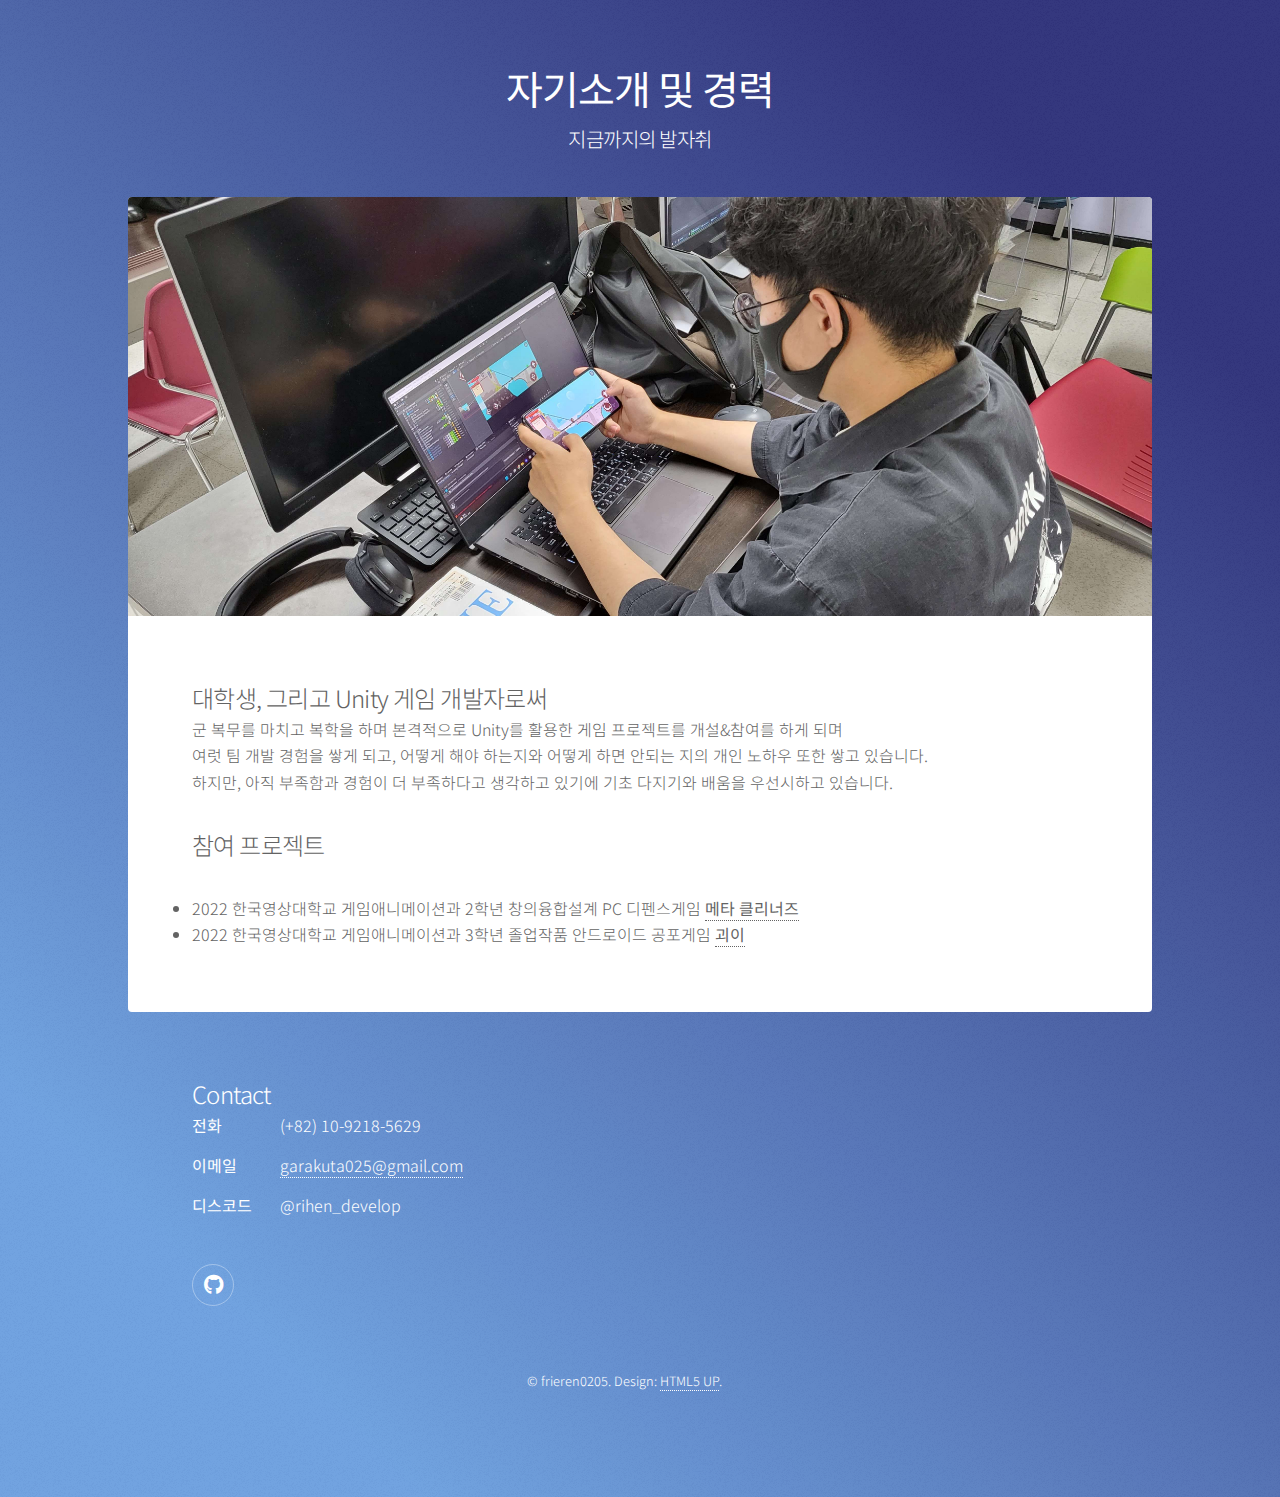
<file: generic.html>
<!DOCTYPE HTML>
<!--
	Stellar by HTML5 UP
	html5up.net | @ajlkn
	Free for personal and commercial use under the CCA 3.0 license (html5up.net/license)
-->
<html>
	<head>
		<title>자기소개</title>
		<meta charset="utf-8" />
		<meta name="viewport" content="width=device-width, initial-scale=1, user-scalable=no" />
		<link rel="stylesheet" href="assets/css/main.css" />
		<noscript><link rel="stylesheet" href="assets/css/noscript.css" /></noscript>
	</head>
	<body class="is-preload">

		<!-- Wrapper -->
			<div id="wrapper">

				<!-- Header -->
					<header id="header">
						<h1><b>자기소개 및 경력</b></h1>
						<p>지금까지의 발자취</p>
					</header>

				<!-- Main -->
					<div id="main">

						<!-- Content -->
							<section id="content" class="main">
								<span class="image main"><img src="images/introduce_img.jpg" alt="" /></span>
								<!-- <h2>게임 개발을 시작하게 된 계기</h2>
								3줄 이상은 안읽을 거 같음!
									<p>처음부터 게임 개발의 길을 걷게 된 것은 아닙니다.
									<br>어린 시절부터 '그림을 그리는 것'이 마냥 좋아서, 진학 또한 예술계 고등학교를 목표로 하였지만
									<br>가족의 극구반대로 목표를 잃어 목표 없이 단순히 금전적인 것을 좇아 공업계 고등학교에 진학하게 되었습니다.
									<br>그렇지만, 제가 진학한 학교에는 지금까지도 이어지고 있는 소중한 인연들을 만날 수 있었고
									<br>이 인연들과 함께 제 인생 첫 게임 개발 참여를 이루게 되었습니다.
									<br>당시에는 프로그래밍의 지식이 전무하고, 학교에서 배우는 Visual Basic&C언어가 저의 전부였기에
									<br>제일 잘했던 '그림을 그리는 것'으로 게임 개발에 참여를 하고, 저희가 만든 게임으로 교내 대회도 개최하였습니다.
									<br>이후 고등학교를 졸업하게 되고 취업을 하며 게임을 더 만들어보고 싶다는 목표와 1인 개발의 꿈을 가지게 되었습니다.
									<<br>그러기 위해선 프로그래머의 역량도 필요하다고 생각했기에, 당시 개발에 참여했던 엔진이 Unity였던 것을 생각하여
									<br>당시 근무하고 있던 직장에서 퇴사하고, 독학을 하기 시작하며 본가 주변의 게임과 대학에 입학하였습니다. 
								</p>-->
								<h2>대학생, 그리고 Unity 게임 개발자로써</h2>
								<p>
									<!--아무리 그래도 대학 커리큘럼 억까는 좀 그런거같은데-->
									군 복무를 마치고 복학을 하며 본격적으로 Unity를 활용한 게임 프로젝트를 개설&참여를 하게 되며
									<br>여럿 팀 개발 경험을 쌓게 되고, 어떻게 해야 하는지와 어떻게 하면 안되는 지의 개인 노하우 또한 쌓고 있습니다.
									<br>하지만, 아직 부족함과 경험이 더 부족하다고 생각하고 있기에 기초 다지기와 배움을 우선시하고 있습니다.
								</p>
								<h2>참여 프로젝트</h2>
								<p>
									<li>
										2022 한국영상대학교 게임애니메이션과 2학년 창의융합설계 PC 디펜스게임 <b><a href="https://youtu.be/592bkmmBvG8?si=RA5sil7KZkbClYrG"target="_blank">메타 클리너즈</a></b>
									</li>
									<li>
										2022 한국영상대학교 게임애니메이션과 3학년 졸업작품 안드로이드 공포게임 <b><a href="https://youtu.be/Kq_nbh-Me8w?si=a_jmC0csbOxvomwl"target="_blank">괴이</a></b>
									</li>
								</p>
							</section>

					</div>

				<!-- Footer -->
				<footer id="footer">
					<section>
						<h2>Contact</h2>
						<dl class="alt">
							<dt>전화</dt>
							<dd>(+82) 10-9218-5629</dd>
							<dt>이메일</dt>
							<dd><a href="mailto:garakuta025@gmail.com" target="_blank" rel="noopener noreferrer">garakuta025@gmail.com</a></dd>
							<dt>디스코드</dt>
							<dd>@rihen_develop</dd>
						</dl>
						<ul class="icons">
							<li><a href="#" class="icon brands fa-github alt"><span class="label">GitHub</span></a></li>
						</ul>
					</section>
					<p class="copyright">&copy; frieren0205. Design: <a href="https://html5up.net">HTML5 UP</a>.</p>
				</footer>

			</div>

		<!-- Scripts -->
			<script src="assets/js/jquery.min.js"></script>
			<script src="assets/js/jquery.scrollex.min.js"></script>
			<script src="assets/js/jquery.scrolly.min.js"></script>
			<script src="assets/js/browser.min.js"></script>
			<script src="assets/js/breakpoints.min.js"></script>
			<script src="assets/js/util.js"></script>
			<script src="assets/js/main.js"></script>

	</body>
</html>
</file>
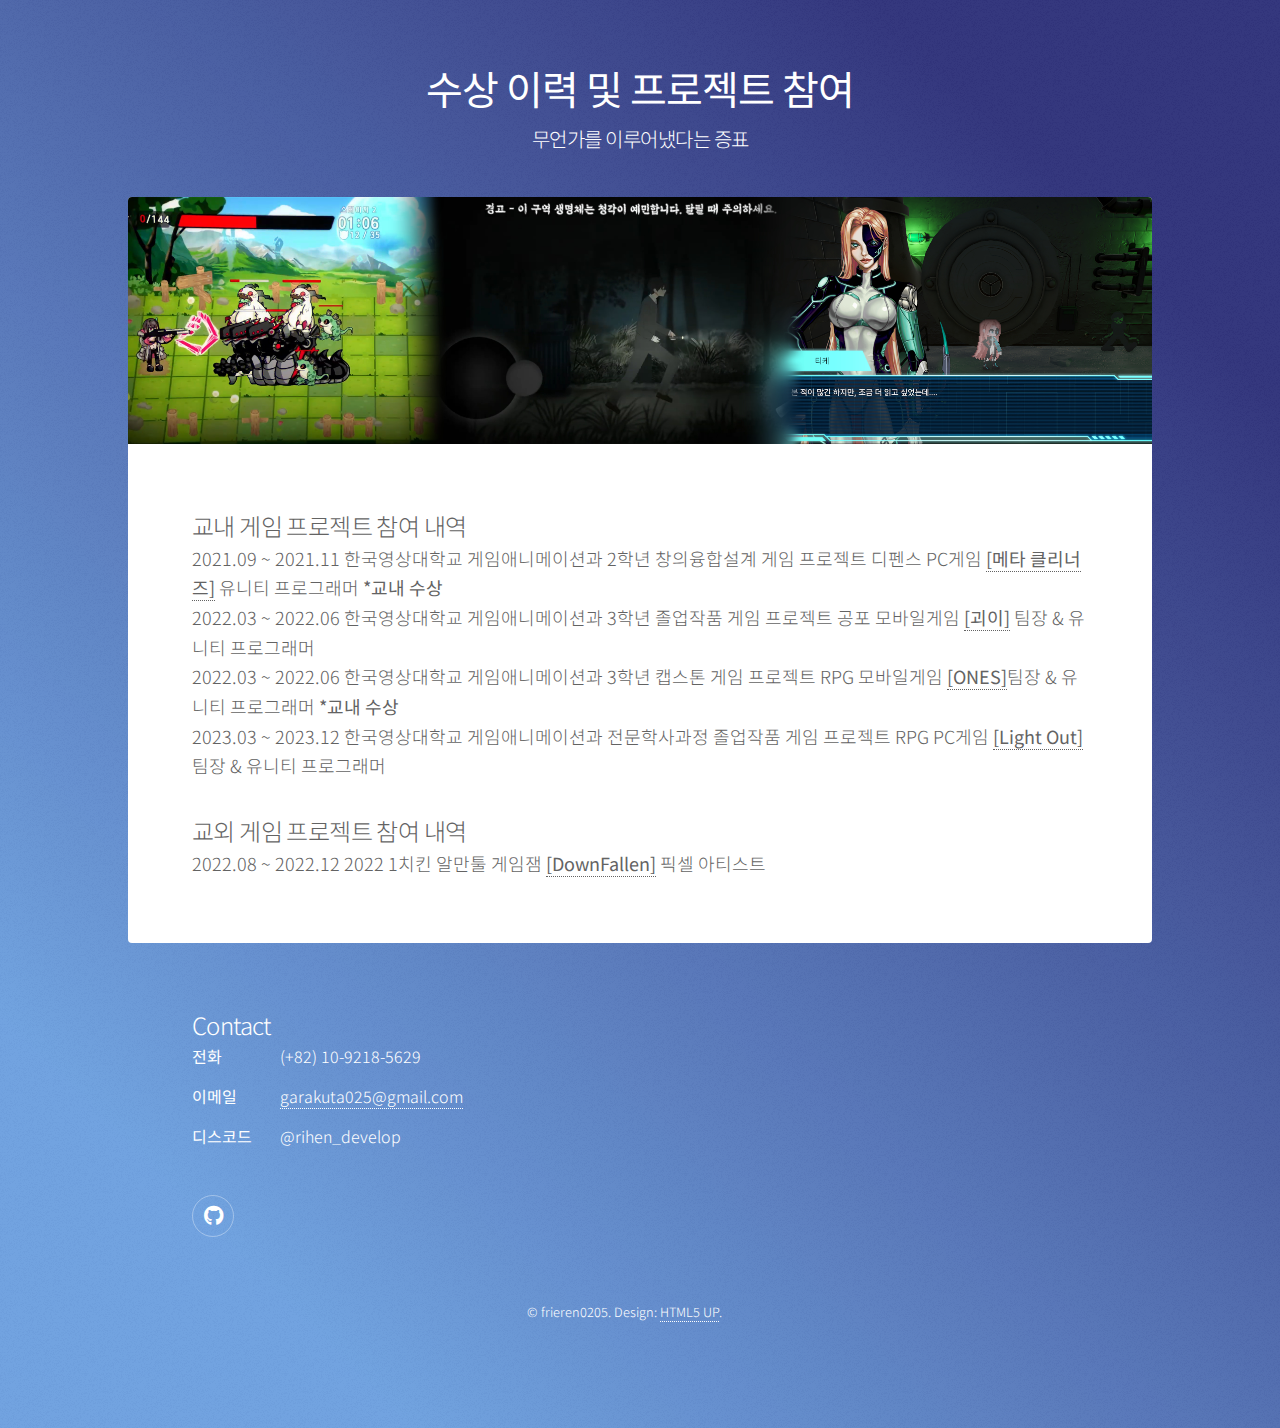
<file: Performance.html>
<!DOCTYPE HTML>
<!--
	Stellar by HTML5 UP
	html5up.net | @ajlkn
	Free for personal and commercial use under the CCA 3.0 license (html5up.net/license)
-->
<html>
	<head>
		<title>현재까지의 성과</title>
		<meta charset="utf-8" />
		<meta name="viewport" content="width=device-width, initial-scale=1, user-scalable=no" />
		<link rel="stylesheet" href="assets/css/main.css" />
		<noscript><link rel="stylesheet" href="assets/css/noscript.css" /></noscript>
	</head>
	<body class="is-preload">

		<!-- Wrapper -->
			<div id="wrapper">

				<!-- Header -->
					<header id="header">
						<h1><b>수상 이력 및 프로젝트 참여</b></h1>
						<p>무언가를 이루어냈다는 증표</p>
					</header>

				<!-- Main -->
					<div id="main">

						<!-- Content -->
							<section id="content" class="main">
								<!-- 타이틀 이미지 -->
								<span class="image main"><img src="images/introduce_my_game.jpg" alt="" /></span>
								<!-- <span class="image main"><img src="images/introduce_img.jpg" alt="" /></span> -->
								<h2>교내 게임 프로젝트 참여 내역</h2>
								<p>
									<font size=4>2021.09 ~ 2021.11 한국영상대학교 게임애니메이션과 2학년 창의융합설계 게임 프로젝트 디펜스 PC게임 <b><a href="index.html#Meta_Cleaners" target="_blank">[메타 클리너즈]</a></b> 유니티 프로그래머 <b>*교내 수상</b>
									<br>2022.03 ~ 2022.06 한국영상대학교 게임애니메이션과 3학년 졸업작품 게임 프로젝트 공포 모바일게임 <b><a href="index.html#괴이" target="_blank">[괴이]</a></b> 팀장 & 유니티 프로그래머
									<br>2022.03 ~ 2022.06 한국영상대학교 게임애니메이션과 3학년 캡스톤 게임 프로젝트 RPG 모바일게임 <b><a href="https://cafe.naver.com/kumaani/785" target="_blank">[ONES]</a></b>팀장 & 유니티 프로그래머 <b>*교내 수상</b>
									<br>2023.03 ~ 2023.12 한국영상대학교 게임애니메이션과 전문학사과정 졸업작품 게임 프로젝트 RPG PC게임 <b><a href="index.html#Light Out" target="_blank">[Light Out]</a></b> 팀장 & 유니티 프로그래머

								</font>
								</p>
								<h2>교외 게임 프로젝트 참여 내역</h2>
								<p>
									<font size=4>
									2022.08 ~ 2022.12 2022 1치킨 알만툴 게임잼 <b><a href="https://1map1chicken.com/entries/jam2022/downfallen-%eb%8b%a4%ec%9a%b4%ed%8f%b4%eb%a5%b8/" target="_blank">[DownFallen]</a></b> 픽셀 아티스트
									</font>
								</p>
							</section>

					</div>

				<!-- Footer -->
				<footer id="footer">
					<section>
						<h2>Contact</h2>
						<dl class="alt">
							<dt>전화</dt>
							<dd>(+82) 10-9218-5629</dd>
							<dt>이메일</dt>
							<dd><a href="mailto:garakuta025@gmail.com" target="_blank" rel="noopener noreferrer">garakuta025@gmail.com</a></dd>
							<dt>디스코드</dt>
							<dd>@rihen_develop</dd>
						</dl>
						<ul class="icons">
							<li><a href="#" class="icon brands fa-github alt"><span class="label">GitHub</span></a></li>
						</ul>
					</section>
					<p class="copyright">&copy; frieren0205. Design: <a href="https://html5up.net">HTML5 UP</a>.</p>
				</footer>

			</div>

		<!-- Scripts -->
			<script src="assets/js/jquery.min.js"></script>
			<script src="assets/js/jquery.scrollex.min.js"></script>
			<script src="assets/js/jquery.scrolly.min.js"></script>
			<script src="assets/js/browser.min.js"></script>
			<script src="assets/js/breakpoints.min.js"></script>
			<script src="assets/js/util.js"></script>
			<script src="assets/js/main.js"></script>

	</body>
</html>
</file>
<file: assets/css/noscript.css>
/*
	Stellar by HTML5 UP
	html5up.net | @ajlkn
	Free for personal and commercial use under the CCA 3.0 license (html5up.net/license)
*/

/* Header */

	body.is-preload #header.alt > * {
		opacity: 1;
	}

	body.is-preload #header.alt .logo {
		-moz-transform: none;
		-webkit-transform: none;
		-ms-transform: none;
		transform: none;
	}
</file>
<file: assets/css/main.css>
@import url(fontawesome-all.min.css);
@import url('https://fonts.googleapis.com/css2?family=Noto+Sans+KR:wght@300;400;600&display=swap');



/*
	Stellar by HTML5 UP
	html5up.net | @ajlkn
	Free for personal and commercial use under the CCA 3.0 license (html5up.net/license)
*/

html, body, div, span, applet, object,
iframe, h1, h2, h3, h4, h5, h6, p, blockquote,
pre, a, abbr, acronym, address, big, cite,
code, del, dfn, em, img, ins, kbd, q, s, samp,
small, strike, strong, sub, sup, tt, var, b,
u, i, center, dl, dt, dd, ol, ul, li, fieldset,
form, label, legend, table, caption, tbody,
tfoot, thead, tr, th, td, article, aside,
canvas, details, embed, figure, figcaption,
footer, header, hgroup, menu, nav, output, ruby,
section, summary, time, mark, audio, video {
	margin: 0;
	padding: 0;
	border: 0;
	font-size: 100%;
	font:600;
	vertical-align: baseline;}

article, aside, details, figcaption, figure,
footer, header, hgroup, menu, nav, section {
	display: block;}

body {
	line-height: 1;
}

ol, ul {
	list-style: none;
}

blockquote, q {
	quotes: none;
}

	blockquote:before, blockquote:after, q:before, q:after {
		content: '';
		content: none;
	}

table {
	border-collapse: collapse;
	border-spacing: 0;
}

body {
	-webkit-text-size-adjust: none;
}

mark {
	background-color: transparent;
	color: inherit;
}

input::-moz-focus-inner {
	border: 0;
	padding: 0;
}

input, select, textarea {
	-moz-appearance: none;
	-webkit-appearance: none;
	-ms-appearance: none;
	appearance: none;
}

/* Basic */

	@-ms-viewport {
		width: device-width;
	}

	body {
		-ms-overflow-style: scrollbar;
	}

	@media screen and (max-width: 480px) {

		html, body {
			min-width: 320px;
		}

	}

	html {
		box-sizing: border-box;
	}

	*, *:before, *:after {
		box-sizing: inherit;
	}

	body {
		background-color: #935d8c;
		background-image: url("images/overlay.png"), -moz-linear-gradient(45deg, #70a3e1 15%, #31337b 85%);
		background-image: url("images/overlay.png"), -webkit-linear-gradient(45deg, #70a3e1 15%, #31337b 85%);
		background-image: url("images/overlay.png"), -ms-linear-gradient(45deg, #70a3e1 15%, #31337b 85%);
		background-image: url("images/overlay.png"), linear-gradient(45deg, #70a3e1 15%, #31337b 85%);
	}

		body.is-preload *, body.is-preload *:before, body.is-preload *:after {
			-moz-animation: none !important;
			-webkit-animation: none !important;
			-ms-animation: none !important;
			animation: none !important;
			-moz-transition: none !important;
			-webkit-transition: none !important;
			-ms-transition: none !important;
			transition: none !important;
		}

/* Type */

	body {
		background-color: #9ec5f6;
		color: rgba(255, 255, 255, 1);
	}

	body, input, select, textarea {
		/* font-family: "Source Sans Pro", Helvetica, sans-serif; */
		font-family: 'Noto Sans KR', sans-serif;
		font-size: 17pt;
		font-weight: 300;
		line-height: 1.65;
	}

		@media screen and (max-width: 1680px) {

			body, input, select, textarea {
				font-size: 14pt;
			}

		}

		@media screen and (max-width: 1280px) {

			body, input, select, textarea {
				font-size: 12pt;
			}

		}

		@media screen and (max-width: 360px) {

			body, input, select, textarea {
				font-size: 11pt;
			}

		}

	a {
		-moz-transition: color 0.2s ease, border-bottom 0.2s ease;
		-webkit-transition: color 0.2s ease, border-bottom 0.2s ease;
		-ms-transition: color 0.2s ease, border-bottom 0.2s ease;
		transition: color 0.2s ease, border-bottom 0.2s ease;
		text-decoration: none;
		border-bottom: dotted 1px;
		color: inherit;
	}

		a:hover {
			border-bottom-color: transparent;
		}

	strong, b {
		font-weight: 400;
	}

	em, i {
		font-style: italic;
	}

	p {
		margin: 0 0 2em 0;
	}

		p.content {
			-moz-columns: 20em 2;
			-webkit-columns: 20em 2;
			-ms-columns: 20em 2;
			columns: 20em 2;
			-moz-column-gap: 2em;
			-webkit-column-gap: 2em;
			-ms-column-gap: 2em;
			column-gap: 2em;
			text-align: justify;
		}
		p.customcontent
		{
			text-align: left;
		}

	h1, h2, h3, h4, h5, h6 {
		font-weight: 300;
		line-height: 1.5;
		margin: 0 0 0 0;
		letter-spacing: -0.025em;
	}

		h1 a, h2 a, h3 a, h4 a, h5 a, h6 a {
			color: inherit;
			text-decoration: none;
		}

	h1 {
		font-size: 2.5em;
		line-height: 1.2;
	}

	h2 {
		font-size: 1.5em;
	}

	h3 {
		font-size: 1.25em;
	}

	h4 {
		font-size: 1.1em;
	}

	h5 {
		font-size: 0.9em;
	}

	h6 {
		font-size: 0.7em;
	}

	@media screen and (max-width: 736px) {

		h1 {
			font-size: 2em;
		}

	}

	sub {
		font-size: 0.8em;
		position: relative;
		top: 0.5em;
	}

	sup {
		font-size: 0.8em;
		position: relative;
		top: -0.5em;
	}

	blockquote {
		border-left: solid 4px;
		font-style: italic;
		margin: 0 0 2em 0;
		padding: 0.5em 0 0.5em 2em;
	}

	code {
		border-radius: 8px;
		border: solid 1px;
		font-family: "Courier New", monospace;
		font-size: 0.9em;
		margin: 0 0.25em;
		padding: 0.25em 0.65em;
	}

	pre {
		-webkit-overflow-scrolling: touch;
		font-family: "Courier New", monospace;
		font-size: 0.9em;
		margin: 0 0 2em 0;
	}

		pre code {
			display: block;
			line-height: 1.75;
			padding: 1em 1.5em;
			overflow-x: auto;
		}

	hr {
		border: 0;
		border-bottom: solid 1px;
		margin: 2em 0;
	}

		hr.major {
			margin: 3em 0;
		}

	.align-left {
		text-align: left;
	}

	.align-center {
		text-align: center;
	}

	.align-right {
		text-align: right;
	}

	input, select, textarea {
		color: #ffffff;
	}

	a:hover {
		color: #ffffff;
	}

	strong, b {
		color: #ffffff;
	}

	h1, h2, h3, h4, h5, h6 {
		color: #ffffff;
	}

	blockquote {
		border-left-color: rgba(255, 255, 255, 0.35);
	}

	code {
		background: rgba(255, 255, 255, 0.075);
		border-color: rgba(255, 255, 255, 0.35);
	}

	hr {
		border-bottom-color: rgba(255, 255, 255, 0.35);
	}

/* Row */

	.row {
		display: flex;
		flex-wrap: wrap;
		box-sizing: border-box;
		align-items: stretch;
	}

		.row > * {
			box-sizing: border-box;
		}

		.row.gtr-uniform > * > :last-child {
			margin-bottom: 0;
		}

		.row.aln-left {
			justify-content: flex-start;
		}

		.row.aln-center {
			justify-content: center;
		}

		.row.aln-right {
			justify-content: flex-end;
		}

		.row.aln-top {
			align-items: flex-start;
		}

		.row.aln-middle {
			align-items: center;
		}

		.row.aln-bottom {
			align-items: flex-end;
		}

		.row > .imp {
			order: -1;
		}

		.row > .col-1 {
			width: 8.33333%;
		}

		.row > .off-1 {
			margin-left: 8.33333%;
		}

		.row > .col-2 {
			width: 16.66667%;
		}

		.row > .off-2 {
			margin-left: 16.66667%;
		}

		.row > .col-3 {
			width: 25%;
		}

		.row > .off-3 {
			margin-left: 25%;
		}

		.row > .col-4 {
			width: 33.33333%;
		}

		.row > .off-4 {
			margin-left: 33.33333%;
		}

		.row > .col-5 {
			width: 41.66667%;
		}

		.row > .off-5 {
			margin-left: 41.66667%;
		}

		.row > .col-6 {
			width: 50%;
		}

		.row > .off-6 {
			margin-left: 50%;
		}

		.row > .col-7 {
			width: 58.33333%;
		}

		.row > .off-7 {
			margin-left: 58.33333%;
		}

		.row > .col-8 {
			width: 66.66667%;
		}

		.row > .off-8 {
			margin-left: 66.66667%;
		}

		.row > .col-9 {
			width: 75%;
		}

		.row > .off-9 {
			margin-left: 75%;
		}

		.row > .col-10 {
			width: 83.33333%;
		}

		.row > .off-10 {
			margin-left: 83.33333%;
		}

		.row > .col-11 {
			width: 91.66667%;
		}

		.row > .off-11 {
			margin-left: 91.66667%;
		}

		.row > .col-12 {
			width: 100%;
		}

		.row > .off-12 {
			margin-left: 100%;
		}

		.row.gtr-0 {
			margin-top: 0;
			margin-left: 0em;
		}

			.row.gtr-0 > * {
				padding: 0 0 0 0em;
			}

			.row.gtr-0.gtr-uniform {
				margin-top: 0em;
			}

				.row.gtr-0.gtr-uniform > * {
					padding-top: 0em;
				}

		.row.gtr-25 {
			margin-top: 0;
			margin-left: -0.375em;
		}

			.row.gtr-25 > * {
				padding: 0 0 0 0.375em;
			}

			.row.gtr-25.gtr-uniform {
				margin-top: -0.375em;
			}

				.row.gtr-25.gtr-uniform > * {
					padding-top: 0.375em;
				}

		.row.gtr-50 {
			margin-top: 0;
			margin-left: -0.75em;
		}

			.row.gtr-50 > * {
				padding: 0 0 0 0.75em;
			}

			.row.gtr-50.gtr-uniform {
				margin-top: -0.75em;
			}

				.row.gtr-50.gtr-uniform > * {
					padding-top: 0.75em;
				}

		.row {
			margin-top: 0;
			margin-left: -1.5em;
		}

			.row > * {
				padding: 0 0 0 1.5em;
			}

			.row.gtr-uniform {
				margin-top: -1.5em;
			}

				.row.gtr-uniform > * {
					padding-top: 1.5em;
				}

		.row.gtr-150 {
			margin-top: 0;
			margin-left: -2.25em;
		}

			.row.gtr-150 > * {
				padding: 0 0 0 2.25em;
			}

			.row.gtr-150.gtr-uniform {
				margin-top: -2.25em;
			}

				.row.gtr-150.gtr-uniform > * {
					padding-top: 2.25em;
				}

		.row.gtr-200 {
			margin-top: 0;
			margin-left: -3em;
		}

			.row.gtr-200 > * {
				padding: 0 0 0 3em;
			}

			.row.gtr-200.gtr-uniform {
				margin-top: -3em;
			}

				.row.gtr-200.gtr-uniform > * {
					padding-top: 3em;
				}

		@media screen and (max-width: 1680px) {

			.row {
				display: flex;
				flex-wrap: wrap;
				box-sizing: border-box;
				align-items: stretch;
			}

				.row > * {
					box-sizing: border-box;
				}

				.row.gtr-uniform > * > :last-child {
					margin-bottom: 0;
				}

				.row.aln-left {
					justify-content: flex-start;
				}

				.row.aln-center {
					justify-content: center;
				}

				.row.aln-right {
					justify-content: flex-end;
				}

				.row.aln-top {
					align-items: flex-start;
				}

				.row.aln-middle {
					align-items: center;
				}

				.row.aln-bottom {
					align-items: flex-end;
				}

				.row > .imp-xlarge {
					order: -1;
				}

				.row > .col-1-xlarge {
					width: 8.33333%;
				}

				.row > .off-1-xlarge {
					margin-left: 8.33333%;
				}

				.row > .col-2-xlarge {
					width: 16.66667%;
				}

				.row > .off-2-xlarge {
					margin-left: 16.66667%;
				}

				.row > .col-3-xlarge {
					width: 25%;
				}

				.row > .off-3-xlarge {
					margin-left: 25%;
				}

				.row > .col-4-xlarge {
					width: 33.33333%;
				}

				.row > .off-4-xlarge {
					margin-left: 33.33333%;
				}

				.row > .col-5-xlarge {
					width: 41.66667%;
				}

				.row > .off-5-xlarge {
					margin-left: 41.66667%;
				}

				.row > .col-6-xlarge {
					width: 50%;
				}

				.row > .off-6-xlarge {
					margin-left: 50%;
				}

				.row > .col-7-xlarge {
					width: 58.33333%;
				}

				.row > .off-7-xlarge {
					margin-left: 58.33333%;
				}

				.row > .col-8-xlarge {
					width: 66.66667%;
				}

				.row > .off-8-xlarge {
					margin-left: 66.66667%;
				}

				.row > .col-9-xlarge {
					width: 75%;
				}

				.row > .off-9-xlarge {
					margin-left: 75%;
				}

				.row > .col-10-xlarge {
					width: 83.33333%;
				}

				.row > .off-10-xlarge {
					margin-left: 83.33333%;
				}

				.row > .col-11-xlarge {
					width: 91.66667%;
				}

				.row > .off-11-xlarge {
					margin-left: 91.66667%;
				}

				.row > .col-12-xlarge {
					width: 100%;
				}

				.row > .off-12-xlarge {
					margin-left: 100%;
				}

				.row.gtr-0 {
					margin-top: 0;
					margin-left: 0em;
				}

					.row.gtr-0 > * {
						padding: 0 0 0 0em;
					}

					.row.gtr-0.gtr-uniform {
						margin-top: 0em;
					}

						.row.gtr-0.gtr-uniform > * {
							padding-top: 0em;
						}

				.row.gtr-25 {
					margin-top: 0;
					margin-left: -0.375em;
				}

					.row.gtr-25 > * {
						padding: 0 0 0 0.375em;
					}

					.row.gtr-25.gtr-uniform {
						margin-top: -0.375em;
					}

						.row.gtr-25.gtr-uniform > * {
							padding-top: 0.375em;
						}

				.row.gtr-50 {
					margin-top: 0;
					margin-left: -0.75em;
				}

					.row.gtr-50 > * {
						padding: 0 0 0 0.75em;
					}

					.row.gtr-50.gtr-uniform {
						margin-top: -0.75em;
					}

						.row.gtr-50.gtr-uniform > * {
							padding-top: 0.75em;
						}

				.row {
					margin-top: 0;
					margin-left: -1.5em;
				}

					.row > * {
						padding: 0 0 0 1.5em;
					}

					.row.gtr-uniform {
						margin-top: -1.5em;
					}

						.row.gtr-uniform > * {
							padding-top: 1.5em;
						}

				.row.gtr-150 {
					margin-top: 0;
					margin-left: -2.25em;
				}

					.row.gtr-150 > * {
						padding: 0 0 0 2.25em;
					}

					.row.gtr-150.gtr-uniform {
						margin-top: -2.25em;
					}

						.row.gtr-150.gtr-uniform > * {
							padding-top: 2.25em;
						}

				.row.gtr-200 {
					margin-top: 0;
					margin-left: -3em;
				}

					.row.gtr-200 > * {
						padding: 0 0 0 3em;
					}

					.row.gtr-200.gtr-uniform {
						margin-top: -3em;
					}

						.row.gtr-200.gtr-uniform > * {
							padding-top: 3em;
						}

		}

		@media screen and (max-width: 1280px) {

			.row {
				display: flex;
				flex-wrap: wrap;
				box-sizing: border-box;
				align-items: stretch;
			}

				.row > * {
					box-sizing: border-box;
				}

				.row.gtr-uniform > * > :last-child {
					margin-bottom: 0;
				}

				.row.aln-left {
					justify-content: flex-start;
				}

				.row.aln-center {
					justify-content: center;
				}

				.row.aln-right {
					justify-content: flex-end;
				}

				.row.aln-top {
					align-items: flex-start;
				}

				.row.aln-middle {
					align-items: center;
				}

				.row.aln-bottom {
					align-items: flex-end;
				}

				.row > .imp-large {
					order: -1;
				}

				.row > .col-1-large {
					width: 8.33333%;
				}

				.row > .off-1-large {
					margin-left: 8.33333%;
				}

				.row > .col-2-large {
					width: 16.66667%;
				}

				.row > .off-2-large {
					margin-left: 16.66667%;
				}

				.row > .col-3-large {
					width: 25%;
				}

				.row > .off-3-large {
					margin-left: 25%;
				}

				.row > .col-4-large {
					width: 33.33333%;
				}

				.row > .off-4-large {
					margin-left: 33.33333%;
				}

				.row > .col-5-large {
					width: 41.66667%;
				}

				.row > .off-5-large {
					margin-left: 41.66667%;
				}

				.row > .col-6-large {
					width: 50%;
				}

				.row > .off-6-large {
					margin-left: 50%;
				}

				.row > .col-7-large {
					width: 58.33333%;
				}

				.row > .off-7-large {
					margin-left: 58.33333%;
				}

				.row > .col-8-large {
					width: 66.66667%;
				}

				.row > .off-8-large {
					margin-left: 66.66667%;
				}

				.row > .col-9-large {
					width: 75%;
				}

				.row > .off-9-large {
					margin-left: 75%;
				}

				.row > .col-10-large {
					width: 83.33333%;
				}

				.row > .off-10-large {
					margin-left: 83.33333%;
				}

				.row > .col-11-large {
					width: 91.66667%;
				}

				.row > .off-11-large {
					margin-left: 91.66667%;
				}

				.row > .col-12-large {
					width: 100%;
				}

				.row > .off-12-large {
					margin-left: 100%;
				}

				.row.gtr-0 {
					margin-top: 0;
					margin-left: 0em;
				}

					.row.gtr-0 > * {
						padding: 0 0 0 0em;
					}

					.row.gtr-0.gtr-uniform {
						margin-top: 0em;
					}

						.row.gtr-0.gtr-uniform > * {
							padding-top: 0em;
						}

				.row.gtr-25 {
					margin-top: 0;
					margin-left: -0.375em;
				}

					.row.gtr-25 > * {
						padding: 0 0 0 0.375em;
					}

					.row.gtr-25.gtr-uniform {
						margin-top: -0.375em;
					}

						.row.gtr-25.gtr-uniform > * {
							padding-top: 0.375em;
						}

				.row.gtr-50 {
					margin-top: 0;
					margin-left: -0.75em;
				}

					.row.gtr-50 > * {
						padding: 0 0 0 0.75em;
					}

					.row.gtr-50.gtr-uniform {
						margin-top: -0.75em;
					}

						.row.gtr-50.gtr-uniform > * {
							padding-top: 0.75em;
						}

				.row {
					margin-top: 0;
					margin-left: -1.5em;
				}

					.row > * {
						padding: 0 0 0 1.5em;
					}

					.row.gtr-uniform {
						margin-top: -1.5em;
					}

						.row.gtr-uniform > * {
							padding-top: 1.5em;
						}

				.row.gtr-150 {
					margin-top: 0;
					margin-left: -2.25em;
				}

					.row.gtr-150 > * {
						padding: 0 0 0 2.25em;
					}

					.row.gtr-150.gtr-uniform {
						margin-top: -2.25em;
					}

						.row.gtr-150.gtr-uniform > * {
							padding-top: 2.25em;
						}

				.row.gtr-200 {
					margin-top: 0;
					margin-left: -3em;
				}

					.row.gtr-200 > * {
						padding: 0 0 0 3em;
					}

					.row.gtr-200.gtr-uniform {
						margin-top: -3em;
					}

						.row.gtr-200.gtr-uniform > * {
							padding-top: 3em;
						}

		}

		@media screen and (max-width: 980px) {

			.row {
				display: flex;
				flex-wrap: wrap;
				box-sizing: border-box;
				align-items: stretch;
			}

				.row > * {
					box-sizing: border-box;
				}

				.row.gtr-uniform > * > :last-child {
					margin-bottom: 0;
				}

				.row.aln-left {
					justify-content: flex-start;
				}

				.row.aln-center {
					justify-content: center;
				}

				.row.aln-right {
					justify-content: flex-end;
				}

				.row.aln-top {
					align-items: flex-start;
				}

				.row.aln-middle {
					align-items: center;
				}

				.row.aln-bottom {
					align-items: flex-end;
				}

				.row > .imp-medium {
					order: -1;
				}

				.row > .col-1-medium {
					width: 8.33333%;
				}

				.row > .off-1-medium {
					margin-left: 8.33333%;
				}

				.row > .col-2-medium {
					width: 16.66667%;
				}

				.row > .off-2-medium {
					margin-left: 16.66667%;
				}

				.row > .col-3-medium {
					width: 25%;
				}

				.row > .off-3-medium {
					margin-left: 25%;
				}

				.row > .col-4-medium {
					width: 33.33333%;
				}

				.row > .off-4-medium {
					margin-left: 33.33333%;
				}

				.row > .col-5-medium {
					width: 41.66667%;
				}

				.row > .off-5-medium {
					margin-left: 41.66667%;
				}

				.row > .col-6-medium {
					width: 50%;
				}

				.row > .off-6-medium {
					margin-left: 50%;
				}

				.row > .col-7-medium {
					width: 58.33333%;
				}

				.row > .off-7-medium {
					margin-left: 58.33333%;
				}

				.row > .col-8-medium {
					width: 66.66667%;
				}

				.row > .off-8-medium {
					margin-left: 66.66667%;
				}

				.row > .col-9-medium {
					width: 75%;
				}

				.row > .off-9-medium {
					margin-left: 75%;
				}

				.row > .col-10-medium {
					width: 83.33333%;
				}

				.row > .off-10-medium {
					margin-left: 83.33333%;
				}

				.row > .col-11-medium {
					width: 91.66667%;
				}

				.row > .off-11-medium {
					margin-left: 91.66667%;
				}

				.row > .col-12-medium {
					width: 100%;
				}

				.row > .off-12-medium {
					margin-left: 100%;
				}

				.row.gtr-0 {
					margin-top: 0;
					margin-left: 0em;
				}

					.row.gtr-0 > * {
						padding: 0 0 0 0em;
					}

					.row.gtr-0.gtr-uniform {
						margin-top: 0em;
					}

						.row.gtr-0.gtr-uniform > * {
							padding-top: 0em;
						}

				.row.gtr-25 {
					margin-top: 0;
					margin-left: -0.375em;
				}

					.row.gtr-25 > * {
						padding: 0 0 0 0.375em;
					}

					.row.gtr-25.gtr-uniform {
						margin-top: -0.375em;
					}

						.row.gtr-25.gtr-uniform > * {
							padding-top: 0.375em;
						}

				.row.gtr-50 {
					margin-top: 0;
					margin-left: -0.75em;
				}

					.row.gtr-50 > * {
						padding: 0 0 0 0.75em;
					}

					.row.gtr-50.gtr-uniform {
						margin-top: -0.75em;
					}

						.row.gtr-50.gtr-uniform > * {
							padding-top: 0.75em;
						}

				.row {
					margin-top: 0;
					margin-left: -1.5em;
				}

					.row > * {
						padding: 0 0 0 1.5em;
					}

					.row.gtr-uniform {
						margin-top: -1.5em;
					}

						.row.gtr-uniform > * {
							padding-top: 1.5em;
						}

				.row.gtr-150 {
					margin-top: 0;
					margin-left: -2.25em;
				}

					.row.gtr-150 > * {
						padding: 0 0 0 2.25em;
					}

					.row.gtr-150.gtr-uniform {
						margin-top: -2.25em;
					}

						.row.gtr-150.gtr-uniform > * {
							padding-top: 2.25em;
						}

				.row.gtr-200 {
					margin-top: 0;
					margin-left: -3em;
				}

					.row.gtr-200 > * {
						padding: 0 0 0 3em;
					}

					.row.gtr-200.gtr-uniform {
						margin-top: -3em;
					}

						.row.gtr-200.gtr-uniform > * {
							padding-top: 3em;
						}

		}

		@media screen and (max-width: 736px) {

			.row {
				display: flex;
				flex-wrap: wrap;
				box-sizing: border-box;
				align-items: stretch;
			}

				.row > * {
					box-sizing: border-box;
				}

				.row.gtr-uniform > * > :last-child {
					margin-bottom: 0;
				}

				.row.aln-left {
					justify-content: flex-start;
				}

				.row.aln-center {
					justify-content: center;
				}

				.row.aln-right {
					justify-content: flex-end;
				}

				.row.aln-top {
					align-items: flex-start;
				}

				.row.aln-middle {
					align-items: center;
				}

				.row.aln-bottom {
					align-items: flex-end;
				}

				.row > .imp-small {
					order: -1;
				}

				.row > .col-1-small {
					width: 8.33333%;
				}

				.row > .off-1-small {
					margin-left: 8.33333%;
				}

				.row > .col-2-small {
					width: 16.66667%;
				}

				.row > .off-2-small {
					margin-left: 16.66667%;
				}

				.row > .col-3-small {
					width: 25%;
				}

				.row > .off-3-small {
					margin-left: 25%;
				}

				.row > .col-4-small {
					width: 33.33333%;
				}

				.row > .off-4-small {
					margin-left: 33.33333%;
				}

				.row > .col-5-small {
					width: 41.66667%;
				}

				.row > .off-5-small {
					margin-left: 41.66667%;
				}

				.row > .col-6-small {
					width: 50%;
				}

				.row > .off-6-small {
					margin-left: 50%;
				}

				.row > .col-7-small {
					width: 58.33333%;
				}

				.row > .off-7-small {
					margin-left: 58.33333%;
				}

				.row > .col-8-small {
					width: 66.66667%;
				}

				.row > .off-8-small {
					margin-left: 66.66667%;
				}

				.row > .col-9-small {
					width: 75%;
				}

				.row > .off-9-small {
					margin-left: 75%;
				}

				.row > .col-10-small {
					width: 83.33333%;
				}

				.row > .off-10-small {
					margin-left: 83.33333%;
				}

				.row > .col-11-small {
					width: 91.66667%;
				}

				.row > .off-11-small {
					margin-left: 91.66667%;
				}

				.row > .col-12-small {
					width: 100%;
				}

				.row > .off-12-small {
					margin-left: 100%;
				}

				.row.gtr-0 {
					margin-top: 0;
					margin-left: 0em;
				}

					.row.gtr-0 > * {
						padding: 0 0 0 0em;
					}

					.row.gtr-0.gtr-uniform {
						margin-top: 0em;
					}

						.row.gtr-0.gtr-uniform > * {
							padding-top: 0em;
						}

				.row.gtr-25 {
					margin-top: 0;
					margin-left: -0.25em;
				}

					.row.gtr-25 > * {
						padding: 0 0 0 0.25em;
					}

					.row.gtr-25.gtr-uniform {
						margin-top: -0.25em;
					}

						.row.gtr-25.gtr-uniform > * {
							padding-top: 0.25em;
						}

				.row.gtr-50 {
					margin-top: 0;
					margin-left: -0.5em;
				}

					.row.gtr-50 > * {
						padding: 0 0 0 0.5em;
					}

					.row.gtr-50.gtr-uniform {
						margin-top: -0.5em;
					}

						.row.gtr-50.gtr-uniform > * {
							padding-top: 0.5em;
						}

				.row {
					margin-top: 0;
					margin-left: -1em;
				}

					.row > * {
						padding: 0 0 0 1em;
					}

					.row.gtr-uniform {
						margin-top: -1em;
					}

						.row.gtr-uniform > * {
							padding-top: 1em;
						}

				.row.gtr-150 {
					margin-top: 0;
					margin-left: -1.5em;
				}

					.row.gtr-150 > * {
						padding: 0 0 0 1.5em;
					}

					.row.gtr-150.gtr-uniform {
						margin-top: -1.5em;
					}

						.row.gtr-150.gtr-uniform > * {
							padding-top: 1.5em;
						}

				.row.gtr-200 {
					margin-top: 0;
					margin-left: -2em;
				}

					.row.gtr-200 > * {
						padding: 0 0 0 2em;
					}

					.row.gtr-200.gtr-uniform {
						margin-top: -2em;
					}

						.row.gtr-200.gtr-uniform > * {
							padding-top: 2em;
						}

		}

		@media screen and (max-width: 480px) {

			.row {
				display: flex;
				flex-wrap: wrap;
				box-sizing: border-box;
				align-items: stretch;
			}

				.row > * {
					box-sizing: border-box;
				}

				.row.gtr-uniform > * > :last-child {
					margin-bottom: 0;
				}

				.row.aln-left {
					justify-content: flex-start;
				}

				.row.aln-center {
					justify-content: center;
				}

				.row.aln-right {
					justify-content: flex-end;
				}

				.row.aln-top {
					align-items: flex-start;
				}

				.row.aln-middle {
					align-items: center;
				}

				.row.aln-bottom {
					align-items: flex-end;
				}

				.row > .imp-xsmall {
					order: -1;
				}

				.row > .col-1-xsmall {
					width: 8.33333%;
				}

				.row > .off-1-xsmall {
					margin-left: 8.33333%;
				}

				.row > .col-2-xsmall {
					width: 16.66667%;
				}

				.row > .off-2-xsmall {
					margin-left: 16.66667%;
				}

				.row > .col-3-xsmall {
					width: 25%;
				}

				.row > .off-3-xsmall {
					margin-left: 25%;
				}

				.row > .col-4-xsmall {
					width: 33.33333%;
				}

				.row > .off-4-xsmall {
					margin-left: 33.33333%;
				}

				.row > .col-5-xsmall {
					width: 41.66667%;
				}

				.row > .off-5-xsmall {
					margin-left: 41.66667%;
				}

				.row > .col-6-xsmall {
					width: 50%;
				}

				.row > .off-6-xsmall {
					margin-left: 50%;
				}

				.row > .col-7-xsmall {
					width: 58.33333%;
				}

				.row > .off-7-xsmall {
					margin-left: 58.33333%;
				}

				.row > .col-8-xsmall {
					width: 66.66667%;
				}

				.row > .off-8-xsmall {
					margin-left: 66.66667%;
				}

				.row > .col-9-xsmall {
					width: 75%;
				}

				.row > .off-9-xsmall {
					margin-left: 75%;
				}

				.row > .col-10-xsmall {
					width: 83.33333%;
				}

				.row > .off-10-xsmall {
					margin-left: 83.33333%;
				}

				.row > .col-11-xsmall {
					width: 91.66667%;
				}

				.row > .off-11-xsmall {
					margin-left: 91.66667%;
				}

				.row > .col-12-xsmall {
					width: 100%;
				}

				.row > .off-12-xsmall {
					margin-left: 100%;
				}

				.row.gtr-0 {
					margin-top: 0;
					margin-left: 0em;
				}

					.row.gtr-0 > * {
						padding: 0 0 0 0em;
					}

					.row.gtr-0.gtr-uniform {
						margin-top: 0em;
					}

						.row.gtr-0.gtr-uniform > * {
							padding-top: 0em;
						}

				.row.gtr-25 {
					margin-top: 0;
					margin-left: -0.3125em;
				}

					.row.gtr-25 > * {
						padding: 0 0 0 0.3125em;
					}

					.row.gtr-25.gtr-uniform {
						margin-top: -0.3125em;
					}

						.row.gtr-25.gtr-uniform > * {
							padding-top: 0.3125em;
						}

				.row.gtr-50 {
					margin-top: 0;
					margin-left: -0.625em;
				}

					.row.gtr-50 > * {
						padding: 0 0 0 0.625em;
					}

					.row.gtr-50.gtr-uniform {
						margin-top: -0.625em;
					}

						.row.gtr-50.gtr-uniform > * {
							padding-top: 0.625em;
						}

				.row {
					margin-top: 0;
					margin-left: -1.25em;
				}

					.row > * {
						padding: 0 0 0 1.25em;
					}

					.row.gtr-uniform {
						margin-top: -1.25em;
					}

						.row.gtr-uniform > * {
							padding-top: 1.25em;
						}

				.row.gtr-150 {
					margin-top: 0;
					margin-left: -1.875em;
				}

					.row.gtr-150 > * {
						padding: 0 0 0 1.875em;
					}

					.row.gtr-150.gtr-uniform {
						margin-top: -1.875em;
					}

						.row.gtr-150.gtr-uniform > * {
							padding-top: 1.875em;
						}

				.row.gtr-200 {
					margin-top: 0;
					margin-left: -2.5em;
				}

					.row.gtr-200 > * {
						padding: 0 0 0 2.5em;
					}

					.row.gtr-200.gtr-uniform {
						margin-top: -2.5em;
					}

						.row.gtr-200.gtr-uniform > * {
							padding-top: 2.5em;
						}

		}

/* Box */

	.box {
		border-radius: 8px;
		border: solid;
		margin-bottom: 2em;
		padding: 1.5em;
	}

		.box > :last-child,
		.box > :last-child > :last-child,
		.box > :last-child > :last-child > :last-child {
			margin-bottom: 0;
		}

		.box.alt {
			border: 0;
			border-radius: 0;
			padding: 0;
		}

	.box {
		border-color: rgba(255, 255, 255, 0.35);
	}

/* Button */

	input[type="submit"],
	input[type="reset"],
	input[type="button"],
	button,
	.button {
		-moz-appearance: none;
		-webkit-appearance: none;
		-ms-appearance: none;
		appearance: none;
		-moz-transition: background-color 0.2s ease-in-out, color 0.2s ease-in-out;
		-webkit-transition: background-color 0.2s ease-in-out, color 0.2s ease-in-out;
		-ms-transition: background-color 0.2s ease-in-out, color 0.2s ease-in-out;
		transition: background-color 0.2s ease-in-out, color 0.2s ease-in-out;
		border-radius: 8px;
		border: 0;
		cursor: pointer;
		display: inline-block;
		font-weight: 300;
		height: 2.75em;
		line-height: 2.75em;
		min-width: 9.25em;
		padding: 0 1.5em;
		text-align: center;
		text-decoration: none;
		white-space: nowrap;
	}

		input[type="submit"].icon,
		input[type="reset"].icon,
		input[type="button"].icon,
		button.icon,
		.button.icon {
			padding-left: 1.35em;
		}

			input[type="submit"].icon:before,
			input[type="reset"].icon:before,
			input[type="button"].icon:before,
			button.icon:before,
			.button.icon:before {
				margin-right: 0.5em;
			}

		input[type="submit"].fit,
		input[type="reset"].fit,
		input[type="button"].fit,
		button.fit,
		.button.fit {
			width: 100%;
		}

		input[type="submit"].small,
		input[type="reset"].small,
		input[type="button"].small,
		button.small,
		.button.small {
			font-size: 0.8em;
		}

		input[type="submit"].large,
		input[type="reset"].large,
		input[type="button"].large,
		button.large,
		.button.large {
			font-size: 1.35em;
		}

		input[type="submit"].disabled, input[type="submit"]:disabled,
		input[type="reset"].disabled,
		input[type="reset"]:disabled,
		input[type="button"].disabled,
		input[type="button"]:disabled,
		button.disabled,
		button:disabled,
		.button.disabled,
		.button:disabled {
			pointer-events: none;
			opacity: 0.25;
		}

		@media screen and (max-width: 736px) {

			input[type="submit"],
			input[type="reset"],
			input[type="button"],
			button,
			.button {
				min-width: 0;
			}

		}

	input[type="submit"],
	input[type="reset"],
	input[type="button"],
	button,
	.button {
		background-color: transparent;
		box-shadow: inset 0 0 0 1px rgba(255, 255, 255, 0.35);
		color: #ffffff !important;
	}

		input[type="submit"]:hover,
		input[type="reset"]:hover,
		input[type="button"]:hover,
		button:hover,
		.button:hover {
			background-color: rgba(255, 255, 255, 0.075);
		}

		input[type="submit"]:active,
		input[type="reset"]:active,
		input[type="button"]:active,
		button:active,
		.button:active {
			background-color: rgba(255, 255, 255, 0.2);
		}

		input[type="submit"].icon:before,
		input[type="reset"].icon:before,
		input[type="button"].icon:before,
		button.icon:before,
		.button.icon:before {
			color: rgba(255, 255, 255, 0.5);
		}

		input[type="submit"].primary,
		input[type="reset"].primary,
		input[type="button"].primary,
		button.primary,
		.button.primary {
			background-color: #8cc9f0;
			color: #ffffff !important;
			box-shadow: none;
		}

			input[type="submit"].primary:hover,
			input[type="reset"].primary:hover,
			input[type="button"].primary:hover,
			button.primary:hover,
			.button.primary:hover {
				background-color: #9acff2;
			}

			input[type="submit"].primary:active,
			input[type="reset"].primary:active,
			input[type="button"].primary:active,
			button.primary:active,
			.button.primary:active {
				background-color: #7ec3ee;
			}

			input[type="submit"].primary.icon:before,
			input[type="reset"].primary.icon:before,
			input[type="button"].primary.icon:before,
			button.primary.icon:before,
			.button.primary.icon:before {
				color: #ffffff !important;
			}

/* Form */

	form {
		margin: 0 0 2em 0;
	}

	label {
		display: block;
		font-size: 0.9em;
		font-weight: 400;
		margin: 0 0 1em 0;
	}

	input[type="text"],
	input[type="password"],
	input[type="email"],
	select,
	textarea {
		-moz-appearance: none;
		-webkit-appearance: none;
		-ms-appearance: none;
		appearance: none;
		border-radius: 8px;
		border: solid 1px;
		color: inherit;
		display: block;
		outline: 0;
		padding: 0 1em;
		text-decoration: none;
		width: 100%;
	}

		input[type="text"]:invalid,
		input[type="password"]:invalid,
		input[type="email"]:invalid,
		select:invalid,
		textarea:invalid {
			box-shadow: none;
		}

	select {
		background-size: 1.25rem;
		background-repeat: no-repeat;
		background-position: calc(100% - 1rem) center;
		height: 2.75em;
		padding-right: 2.75em;
		text-overflow: ellipsis;
	}

		select:focus::-ms-value {
			background-color: transparent;
		}

		select::-ms-expand {
			display: none;
		}

	input[type="text"],
	input[type="password"],
	input[type="email"],
	select {
		height: 2.75em;
	}

	textarea {
		padding: 0.75em 1em;
	}

	input[type="checkbox"],
	input[type="radio"] {
		-moz-appearance: none;
		-webkit-appearance: none;
		-ms-appearance: none;
		appearance: none;
		display: block;
		float: left;
		margin-right: -2em;
		opacity: 0;
		width: 1em;
		z-index: -1;
	}

		input[type="checkbox"] + label,
		input[type="radio"] + label {
			text-decoration: none;
			cursor: pointer;
			display: inline-block;
			font-size: 1em;
			font-weight: 300;
			padding-left: 2.4em;
			padding-right: 0.75em;
			position: relative;
		}

			input[type="checkbox"] + label:before,
			input[type="radio"] + label:before {
				-moz-osx-font-smoothing: grayscale;
				-webkit-font-smoothing: antialiased;
				display: inline-block;
				font-style: normal;
				font-variant: normal;
				text-rendering: auto;
				line-height: 1;
				text-transform: none !important;
				font-family: 'Font Awesome 5 Free';
				font-weight: 900;
			}

			input[type="checkbox"] + label:before,
			input[type="radio"] + label:before {
				border-radius: 8px;
				border: solid 1px;
				content: '';
				display: inline-block;
				font-size: 0.8em;
				height: 2.0625em;
				left: 0;
				line-height: 2.0625em;
				position: absolute;
				text-align: center;
				top: 0;
				width: 2.0625em;
			}

		input[type="checkbox"]:checked + label:before,
		input[type="radio"]:checked + label:before {
			content: '\f00c';
		}

	input[type="checkbox"] + label:before {
		border-radius: 8px;
	}

	input[type="radio"] + label:before {
		border-radius: 100%;
	}

	::-webkit-input-placeholder {
		opacity: 1.0;
	}

	:-moz-placeholder {
		opacity: 1.0;
	}

	::-moz-placeholder {
		opacity: 1.0;
	}

	:-ms-input-placeholder {
		opacity: 1.0;
	}

	label {
		color: #ffffff;
	}

	input[type="text"],
	input[type="password"],
	input[type="email"],
	select,
	textarea {
		background-color: rgba(255, 255, 255, 0.075);
		border-color: rgba(255, 255, 255, 0.35);
	}

		input[type="text"]:focus,
		input[type="password"]:focus,
		input[type="email"]:focus,
		select:focus,
		textarea:focus {
			border-color: #8cc9f0;
			box-shadow: 0 0 0 1px #8cc9f0;
		}

	select {
		background-image: url("data:image/svg+xml;charset=utf8,%3Csvg xmlns='http://www.w3.org/2000/svg' width='40' height='40' preserveAspectRatio='none' viewBox='0 0 40 40'%3E%3Cpath d='M9.4,12.3l10.4,10.4l10.4-10.4c0.2-0.2,0.5-0.4,0.9-0.4c0.3,0,0.6,0.1,0.9,0.4l3.3,3.3c0.2,0.2,0.4,0.5,0.4,0.9 c0,0.4-0.1,0.6-0.4,0.9L20.7,31.9c-0.2,0.2-0.5,0.4-0.9,0.4c-0.3,0-0.6-0.1-0.9-0.4L4.3,17.3c-0.2-0.2-0.4-0.5-0.4-0.9 c0-0.4,0.1-0.6,0.4-0.9l3.3-3.3c0.2-0.2,0.5-0.4,0.9-0.4S9.1,12.1,9.4,12.3z' fill='rgba(255, 255, 255, 0.35)' /%3E%3C/svg%3E");
	}

		select option {
			color: #ffffff;
			background: #935d8c;
		}

	input[type="checkbox"] + label,
	input[type="radio"] + label {
		color: rgba(255, 255, 255, 0.65);
	}

		input[type="checkbox"] + label:before,
		input[type="radio"] + label:before {
			background: rgba(255, 255, 255, 0.075);
			border-color: rgba(255, 255, 255, 0.35);
		}

	input[type="checkbox"]:checked + label:before,
	input[type="radio"]:checked + label:before {
		background-color: #ffffff;
		border-color: #ffffff;
		color: #935d8c;
	}

	input[type="checkbox"]:focus + label:before,
	input[type="radio"]:focus + label:before {
		border-color: #8cc9f0;
		box-shadow: 0 0 0 1px #8cc9f0;
	}

	::-webkit-input-placeholder {
		color: rgba(255, 255, 255, 0.5) !important;
	}

	:-moz-placeholder {
		color: rgba(255, 255, 255, 0.5) !important;
	}

	::-moz-placeholder {
		color: rgba(255, 255, 255, 0.5) !important;
	}

	:-ms-input-placeholder {
		color: rgba(255, 255, 255, 0.5) !important;
	}

	.formerize-placeholder {
		color: rgba(255, 255, 255, 0.5) !important;
	}

/* Icon */

	.icon {
		text-decoration: none;
		-moz-transition: background-color 0.2s ease-in-out, color 0.2s ease-in-out;
		-webkit-transition: background-color 0.2s ease-in-out, color 0.2s ease-in-out;
		-ms-transition: background-color 0.2s ease-in-out, color 0.2s ease-in-out;
		transition: background-color 0.2s ease-in-out, color 0.2s ease-in-out;
		border-bottom: none;
		position: relative;
	}

		.icon:before {
			-moz-osx-font-smoothing: grayscale;
			-webkit-font-smoothing: antialiased;
			display: inline-block;
			font-style: normal;
			font-variant: normal;
			text-rendering: auto;
			line-height: 1;
			text-transform: none !important;
			font-family: 'Font Awesome 5 Free';
			font-weight: 400;
		}

		.icon > .label {
			display: none;
		}

		.icon:before {
			line-height: solid;
		}

		.icon.solid:before {
			font-weight: 900;
		}

		.icon.brands:before {
			font-family: 'Font Awesome 5 Brands';
		}
		.icon.custom::before{
			display: inline-block;
			font-size: 3rem;
			width: 1em;
			height: 1em;
			cursor: default;
			margin-left: 2em;
			margin-right: auto;
			line-height: 1.5em;
			text-align: center;
		}

		.icon.major {
			border: solid 1px;
			display: inline-block;
			border-radius: 100%;
			padding: 0.65em;
			margin: 0 0 2em 0;
			cursor: default;
		}

			.icon.major:before {
				display: inline-block;
				font-size: 6.25rem;
				width: 2.25em;
				height: 2.25em;
				line-height: 2.2em;
				border-radius: 100%;
				border: solid 1px;
				text-align: center;
			}

		.icon.alt {
			display: inline-block;
			border: solid 1px;
			border-radius: 100%;
		}

			.icon.alt:before {
				display: block;
				font-size: 1.25em;
				width: 2em;
				height: 2em;
				text-align: center;
				line-height: 2em;
			}

		.icon.style1 {
			color: #efa8b0;
		}

		.icon.style2 {
			color: #c79cc8;
		}

		.icon.style3 {
			color: #a89cc8;
		}

		.icon.style4 {
			color: #9bb2e1;
		}

		.icon.style5 {
			color: #8cc9f0;
		}

		@media screen and (max-width: 1680px) {

			.icon.major:before {
				font-size: 5.5rem;
			}

		}

		@media screen and (max-width: 1280px) {

			.icon.major:before {
				font-size: 4.75rem;
			}

		}

		@media screen and (max-width: 736px) {

			.icon.major {
				margin: 0 0 1.5em 0;
				padding: 0.35em;
			}

				.icon.major:before {
					font-size: 3.5rem;
				}

		}

	.icon.major {
		border-color: rgba(255, 255, 255, 0.35);
	}

		.icon.major:before {
			border-color: rgba(255, 255, 255, 0.35);
		}

	.icon.alt {
		border-color: rgba(255, 255, 255, 0.35);
		color: #ffffff;
	}

		.icon.alt:hover {
			background-color: rgba(255, 255, 255, 0.075);
		}

		.icon.alt:active {
			background-color: rgba(255, 255, 255, 0.2);
		}

/* Image */

	.image {
		border-radius: 0px;
		border: 0;
		display: inline-block;
		position: relative;
	}

		.image img {
			border-radius: 0px;
			display: block;
		}
		.image.left, .image.right {
			max-width: 40%;
		}

			.image.left img, .image.right img {
				width: 100%;
			}

		.image.left {
			float: left;
			margin: 0 1.5em 1em 0;
			top: 0.25em;
		}

		.image.right {
			float: right;
			margin: 0 0 1em 1.5em;
			top: 0.25em;
		}

		.image.fit {
			display: block;
			margin: 0 0 2em 0;
			width: 100%;
		}

			.image.fit img {
				width: 100%;
			}

		.image.main {
			display: block;
			margin: 0 0 3em 0;
			width: 100%;
		}

			.image.main img {
				width: 100%;
			}

/* List */

	ol {
		list-style: decimal;
		margin: 0 0 2em 0;
		padding-left: 1.25em;
	}

		ol li {
			padding-left: 0.25em;
		}

	ul {
		list-style: disc;
		margin: 0 0 2em 0;
		padding-left: 1em;
	}

		ul li {
			padding-left: 0.5em;
		}

		ul.alt {
			list-style: none;
			padding-left: 0;
		}

			ul.alt li {
				border-top: solid 1px;
				padding: 0.5em 0;
			}

				ul.alt li:first-child {
					border-top: 0;
					padding-top: 0;
				}

	dl {
		margin: 0 0 2em 0;
	}

		dl dt {
			display: block;
			font-weight: 400;
			margin: 0 0 1em 0;
		}

		dl dd {
			margin-left: 2em;
		}

		dl.alt dt {
			display: block;
			width: 4em;
			margin: 0;
			clear: left;
			float: left;
		}

		dl.alt dd {
			margin: 0 0 0.85em 5.5em;
		}

		dl.alt:after {
			content: '';
			display: block;
			clear: both;
		}

	ul.alt li {
		border-top-color: rgba(255, 255, 255, 0.35);
	}

	dl dt {
		color: #ffffff;
	}

/* Actions */

	ul.actions {
		display: -moz-flex;
		display: -webkit-flex;
		display: -ms-flex;
		display: flex;
		cursor: default;
		list-style: none;
		margin-left: -1em;
		padding-left: 0;
	}

		ul.actions li {
			padding: 0 0 0 1em;
			vertical-align: middle;
		}

		ul.actions.special {
			-moz-justify-content: center;
			-webkit-justify-content: center;
			-ms-justify-content: center;
			justify-content: center;
			width: 100%;
			margin-left: 0;
		}

			ul.actions.special li:first-child {
				padding-left: 0;
			}

		ul.actions.stacked {
			-moz-flex-direction: column;
			-webkit-flex-direction: column;
			-ms-flex-direction: column;
			flex-direction: column;
			margin-left: 0;
		}

			ul.actions.stacked li {
				padding: 1.3em 0 0 0;
			}

				ul.actions.stacked li:first-child {
					padding-top: 0;
				}

		ul.actions.fit {
			width: calc(100% + 1em);
		}

			ul.actions.fit li {
				-moz-flex-grow: 1;
				-webkit-flex-grow: 1;
				-ms-flex-grow: 1;
				flex-grow: 1;
				-moz-flex-shrink: 1;
				-webkit-flex-shrink: 1;
				-ms-flex-shrink: 1;
				flex-shrink: 1;
				width: 100%;
			}

				ul.actions.fit li > * {
					width: 100%;
				}

			ul.actions.fit.stacked {
				width: 100%;
			}

		@media screen and (max-width: 480px) {

			ul.actions:not(.fixed) {
				-moz-flex-direction: column;
				-webkit-flex-direction: column;
				-ms-flex-direction: column;
				flex-direction: column;
				margin-left: 0;
				width: 100% !important;
			}

				ul.actions:not(.fixed) li {
					-moz-flex-grow: 1;
					-webkit-flex-grow: 1;
					-ms-flex-grow: 1;
					flex-grow: 1;
					-moz-flex-shrink: 1;
					-webkit-flex-shrink: 1;
					-ms-flex-shrink: 1;
					flex-shrink: 1;
					padding: 1em 0 0 0;
					text-align: center;
					width: 100%;
				}

					ul.actions:not(.fixed) li > * {
						width: 100%;
					}

					ul.actions:not(.fixed) li:first-child {
						padding-top: 0;
					}

					ul.actions:not(.fixed) li input[type="submit"],
					ul.actions:not(.fixed) li input[type="reset"],
					ul.actions:not(.fixed) li input[type="button"],
					ul.actions:not(.fixed) li button,
					ul.actions:not(.fixed) li .button {
						width: 100%;
					}

						ul.actions:not(.fixed) li input[type="submit"].icon:before,
						ul.actions:not(.fixed) li input[type="reset"].icon:before,
						ul.actions:not(.fixed) li input[type="button"].icon:before,
						ul.actions:not(.fixed) li button.icon:before,
						ul.actions:not(.fixed) li .button.icon:before {
							margin-left: -0.5rem;
						}

		}

/* Icons */

	ul.icons {
		cursor: default;
		list-style: none;
		padding-left: 0;
	}

		ul.icons li {
			display: inline-block;
			padding: 0 0.65em 0 0;
		}

			ul.icons li:last-child {
				padding-right: 0 !important;
			}

/* Section/Article */

	section.special, article.special {
		text-align: center;
	}

	header.major {
		margin-bottom: 3em;
	}

		header.major h2 {
			font-size: 2em;
		}

			header.major h2:after {
				display: block;
				content: '';
				width: 3.25em;
				height: 2px;
				margin: 0.7em 0 1em 0;
				border-radius: 2px;
			}

				section.special header.major h2:after, article.special header.major h2:after {
					margin-left: auto;
					margin-right: auto;
				}

		header.major p {
			font-size: 1.25em;
			letter-spacing: -0.025em;
		}

		header.major.special {
			text-align: center;
		}

			header.major.special h2:after {
				margin-left: auto;
				margin-right: auto;
			}

	footer.major {
		margin-top: 3em;
	}

	@media screen and (max-width: 736px) {

		header.major {
			margin-bottom: 0;
		}

			header.major h2 {
				font-size: 1.5em;
			}

			header.major p {
				font-size: 1em;
				letter-spacing: 0;
			}

				header.major p br {
					display: none;
				}

		footer.major {
			margin-top: 0;
		}

	}

	header.major h2:after {
		background-color: rgba(255, 255, 255, 0.35);
	}

/* Table */

	.table-wrapper {
		-webkit-overflow-scrolling: touch;
		overflow-x: auto;
	}

	table {
		margin: 0 0 2em 0;
		width: 100%;
	}

		table tbody tr {
			border: solid 1px;
			border-left: 0;
			border-right: 0;
		}

		table td {
			padding: 0.75em 0.75em;
		}

		table th {
			font-size: 0.9em;
			font-weight: 400;
			padding: 0 0.75em 0.75em 0.75em;
			text-align: left;
		}

		table thead {
			border-bottom: solid 2px;
		}

		table tfoot {
			border-top: solid 2px;
		}

		table.alt {
			border-collapse: separate;
		}

			table.alt tbody tr td {
				border: solid 1px;
				border-left-width: 0;
				border-top-width: 0;
			}

				table.alt tbody tr td:first-child {
					border-left-width: 1px;
				}

			table.alt tbody tr:first-child td {
				border-top-width: 1px;
			}

			table.alt thead {
				border-bottom: 0;
			}

			table.alt tfoot {
				border-top: 0;
			}

	table tbody tr {
		border-color: rgba(255, 255, 255, 0.35);
	}

		table tbody tr:nth-child(2n + 1) {
			background-color: rgba(255, 255, 255, 0.075);
		}

	table th {
		color: #ffffff;
	}

	table thead {
		border-bottom-color: rgba(255, 255, 255, 0.35);
	}

	table tfoot {
		border-top-color: rgba(255, 255, 255, 0.35);
	}

	table.alt tbody tr td {
		border-color: rgba(255, 255, 255, 0.35);
	}

/* Features */

.features {
	display: -moz-flex;
	display: -webkit-flex;
	display: -ms-flex;
	display: flex;
	-moz-flex-wrap: wrap;
	-webkit-flex-wrap: wrap;
	-ms-flex-wrap: wrap;
	flex-wrap: wrap;
	-moz-justify-content: center;
	-webkit-justify-content: center;
	-ms-justify-content: center;
	justify-content: center;
	width: calc(100% + 2em);
	margin: 0 0 3em -2em;
	padding: 0;
	list-style: none;
}

	.features li {
		width: calc(33.33333% - 2em);
		margin-left: 2em;
		margin-top: 3em;
		padding: 0;
	}

		.features li:nth-child(1), .features li:nth-child(2), .features li:nth-child(3) {
			margin-top: 0;
		}

		.features li > :last-child {
			margin-bottom: 0;
		}

	@media screen and (max-width: 980px) {

		.features li {
			width: calc(50% - 2em);
		}

			.features li:nth-child(3) {
				margin-top: 3em;
			}

	}

	@media screen and (max-width: 736px) {

		.features {
			width: 100%;
			margin: 0 0 2em 0;
		}

			.features li {
				width: 100%;
				margin-left: 0;
				margin-top: 2em;
			}

				.features li:nth-child(2), .features li:nth-child(3) {
					margin-top: 2em;
				}

	}
/* Features_image */

.features_image {
	display: -moz-flex;
	display: -webkit-flex;
	display: -ms-flex;
	display: flex;
	-moz-flex-wrap: wrap;
	-webkit-flex-wrap: wrap;
	-ms-flex-wrap: wrap;
	flex-wrap: wrap;
	-moz-justify-content: center;
	-webkit-justify-content: center;
	-ms-justify-content: center;
	justify-content: center;
	/* width: calc(100% + 2em); */
	margin: 0 0 0em -2em;
	padding: 0;
	list-style: none;
}

	.features_image li {
		/* width: calc(33.33333% - 2em); */
		margin-left: 4em;
		margin-right: 2em;
		margin-top: 3em;
		/* margin-bottom: 2em; */
		padding: 0;
	}

		.features_image li:nth-child(1), .features_image li:nth-child(2), .features_image li:nth-child(3)
		{
			margin-top: 0;
		}
		.features_image li > :last-child {
			margin-bottom: 0;
		}

	@media screen and (max-width: 980px) {

		.features_image li {
			width: calc(50% - 2em);
		}

			.features_image li:nth-child(3) {
				margin-top: 3em;
			}

	}

	@media screen and (max-width: 736px) {

		.features_image {
			width: 100%;
			margin: 0 0 2em 0;
		}

			.features_image li {
				width: 100%;
				margin-left: 0;
				margin-top: 2em;
			}

				.features_imageli:nth-child(2), .features_image li:nth-child(3) {
					margin-top: 2em;
				}

	}
	.about{
		display: -moz-flex;
		display: -webkit-flex;
		display: -ms-flex;
		display: flex;
		margin: 0 0 3em 0;
		list-style: none;
	}
/* Statistics */

	.statistics {
		display: -moz-flex;
		display: -webkit-flex;
		display: -ms-flex;
		display: flex;
		width: 100%;
		margin: 0 0 3em 0;
		padding: 0;
		list-style: none;
		cursor: default;
	}

		.statistics li {
			-moz-flex: 1;
			-webkit-flex: 1;
			-ms-flex: 1;
			flex: 1;
			padding: 1.5em;
			color: #ffffff;
			text-align: center;
		}

			.statistics li.style1 {
				background-color: #efa8b0;
			}

			.statistics li.style2 {
				background-color: #c79cc8;
			}

			.statistics li.style3 {
				background-color: #a89cc8;
			}

			.statistics li.style4 {
				background-color: #9bb2e1;
			}

			.statistics li.style5 {
				background-color: #8cc9f0;
			}

			.statistics li strong, .statistics li b {
				display: block;
				font-size: 2em;
				line-height: 1.1;
				color: inherit !important;
				font-weight: 300;
				letter-spacing: -0.025em;
			}

			.statistics li:first-child {
				border-top-left-radius: 8px;
				border-bottom-left-radius: 8px;
			}

			.statistics li:last-child {
				border-top-right-radius: 8px;
				border-bottom-right-radius: 8px;
			}

			.statistics li .icon {
				display: inline-block;
			}

				.statistics li .icon:before {
					font-size: 2.75rem;
					line-height: 1.3;
				}

		@media screen and (max-width: 980px) {

			.statistics li strong, .statistics li b {
				font-size: 1.5em;
			}

		}

		@media screen and (max-width: 736px) {

			.statistics {
				display: block;
				width: 20em;
				max-width: 100%;
				margin: 0 auto 2em auto;
			}

				.statistics li:first-child {
					border-bottom-left-radius: 0;
					border-top-right-radius: 8px;
				}

				.statistics li:last-child {
					border-top-right-radius: 0;
					border-bottom-left-radius: 8px;
				}

				.statistics li .icon:before {
					font-size: 3.75rem;
				}

				.statistics li strong, .statistics li b {
					font-size: 2.5em;
				}

		}

/* Spotlight */

	.spotlight {
		display: -moz-flex;
		display: -webkit-flex;
		display: -ms-flex;
		display: flex;
		-moz-align-items: center;
		-webkit-align-items: center;
		-ms-align-items: center;
		align-items: center;
		margin: 0 0 2em 0;
	}

		.spotlight .content {
			-moz-flex: 1;
			-webkit-flex: 1;
			-ms-flex: 1;
			flex: 1;
		}

			.spotlight .content > :last-child {
				margin-bottom: 0;
			}

			.spotlight .content header.major {
				margin: 0 0 2em 0;
			}

		.spotlight .image {
			display: inline-block;
			margin-left: 0em;
			padding: 0.65em;
			border-radius: 100%;
			border: solid 1px;
		}

			.spotlight .image img {
				display: block;
				border-radius: 100%;
				width: 16em;
			}

		@media screen and (max-width: 980px) {

			.spotlight {
				-moz-flex-direction: column-reverse;
				-webkit-flex-direction: column-reverse;
				-ms-flex-direction: column-reverse;
				flex-direction: column-reverse;
				text-align: center;
			}

				.spotlight .content {
					-moz-flex: 0 1 auto;
					-webkit-flex: 0 1 auto;
					-ms-flex: 0 1 auto;
					flex: 0 1 auto;
					width: 100%;
				}

					.spotlight .content header.major h2:after {
						margin-left: auto;
						margin-right: auto;
					}

					.spotlight .content .actions {
						-moz-justify-content: center;
						-webkit-justify-content: center;
						-ms-justify-content: center;
						justify-content: center;
						width: calc(100% + 1em);
					}

				.spotlight .image {
					-moz-flex: 0 1 auto;
					-webkit-flex: 0 1 auto;
					-ms-flex: 0 1 auto;
					flex: 0 1 auto;
					margin-left: 0;
					margin-bottom: 2em;
				}

		}

		@media screen and (max-width: 736px) {

			.spotlight .image {
				padding: 0.35em;
			}

				.spotlight .image img {
					width: 12em;
				}

		}

	.spotlight .image {
		border-color: rgba(255, 255, 255, 0.35);
	}

/* Header */

	#header {
		padding: 5em 5em 1em 5em ;
		text-align: center;
	}

		#header h1 {
			margin: 0 0 0.25em 0;
		}

		#header p {
			font-size: 1.25em;
			letter-spacing: -0.025em;
		}

		#header.alt {
			padding: 7em 5em 4em 5em ;
		}

			#header.alt h1 {
				font-size: 3.25em;
			}

			#header.alt > * {
				-moz-transition: opacity 3s ease;
				-webkit-transition: opacity 3s ease;
				-ms-transition: opacity 3s ease;
				transition: opacity 3s ease;
				-moz-transition-delay: 0.5s;
				-webkit-transition-delay: 0.5s;
				-ms-transition-delay: 0.5s;
				transition-delay: 0.5s;
				opacity: 1;
			}

			#header.alt .logo {
				-moz-transition: opacity 1.25s ease, -moz-transform 0.5s ease;
				-webkit-transition: opacity 1.25s ease, -webkit-transform 0.5s ease;
				-ms-transition: opacity 1.25s ease, -ms-transform 0.5s ease;
				transition: opacity 1.25s ease, transform 0.5s ease;
				-moz-transition-delay: 0s;
				-webkit-transition-delay: 0s;
				-ms-transition-delay: 0s;
				transition-delay: 0s;
				display: block;
				margin: 0 0 1.5em 0;
			}

				#header.alt .logo img {
					display: block;
					margin: 0 auto;
					max-width: 75%;
				}

		@media screen and (max-width: 1280px) {

			#header {
				padding: 4em 4em 0.1em 4em ;
			}

				#header.alt {
					padding: 6em 4em 3em 4em ;
				}

		}

		@media screen and (max-width: 980px) {

			#header {
				padding: 4em 3em 0.1em 3em ;
			}

				#header.alt {
					padding: 5em 3em 2em 3em ;
				}

		}

		@media screen and (max-width: 736px) {

			#header {
				padding: 3em 2em 0.1em 2em ;
			}

				#header p {
					font-size: 1em;
					letter-spacing: 0;
				}

					#header p br {
						display: none;
					}

				#header.alt {
					padding: 4em 2em 1em 2em ;
				}

					#header.alt h1 {
						font-size: 2.5em;
					}

		}

		@media screen and (max-width: 480px) {

			#header {
				padding: 3em 1.5em 0.1em 1.5em ;
			}

				#header.alt {
					padding: 4em 1.5em 1em 1.5em ;
				}

		}

		@media screen and (max-width: 360px) {

			#header {
				padding: 2.5em 1em 0.1em 1em ;
			}

				#header.alt {
					padding: 3.5em 1em 0.5em 1em ;
				}

		}

		body.is-preload #header.alt > * {
			opacity: 0;
		}

		body.is-preload #header.alt .logo {
			-moz-transform: scale(0.8) rotate(-30deg);
			-webkit-transform: scale(0.8) rotate(-30deg);
			-ms-transform: scale(0.8) rotate(-30deg);
			transform: scale(0.8) rotate(-30deg);
		}

/* Nav */

	#nav {
		-moz-transition: background-color 0.2s ease, border-top-left-radius 0.2s ease, border-top-right-radius 0.2s ease, padding 0.2s ease;
		-webkit-transition: background-color 0.2s ease, border-top-left-radius 0.2s ease, border-top-right-radius 0.2s ease, padding 0.2s ease;
		-ms-transition: background-color 0.2s ease, border-top-left-radius 0.2s ease, border-top-right-radius 0.2s ease, padding 0.2s ease;
		transition: background-color 0.2s ease, border-top-left-radius 0.2s ease, border-top-right-radius 0.2s ease, padding 0.2s ease;
		background-color: #ffffff;
		color: #636363;
		position: absolute;
		width: 64em;
		max-width: calc(100% - 4em);
		padding: 1em;
		background-color: #f7f7f7;
		border-top-left-radius: 0.25em;
		border-top-right-radius: 0.25em;
		cursor: default;
		text-align: center;
	}

		#nav input, #nav select, #nav textarea {
			color: #636363;
		}

		#nav a:hover {
			color: #636363;
		}

		#nav strong, #nav b {
			color: #636363;
		}

		#nav h1, #nav h2, #nav h3, #nav h4, #nav h5, #nav h6 {
			color: #636363;
		}

		#nav blockquote {
			border-left-color: #dddddd;
		}

		#nav code {
			background: rgba(222, 222, 222, 0.25);
			border-color: #dddddd;
		}

		#nav hr {
			border-bottom-color: #dddddd;
		}

		#nav + #main {
			padding-top: 4.25em;
		}

		#nav ul {
			margin: 0;
			padding: 0;
			list-style: none;
		}

			#nav ul li {
				-moz-transition: margin 0.2s ease;
				-webkit-transition: margin 0.2s ease;
				-ms-transition: margin 0.2s ease;
				transition: margin 0.2s ease;
				display: inline-block;
				margin: 0 0.35em;
				padding: 0;
				vertical-align: middle;
			}

				#nav ul li a {
					-moz-transition: font-size 0.2s ease;
					-webkit-transition: font-size 0.2s ease;
					-ms-transition: font-size 0.2s ease;
					transition: font-size 0.2s ease;
					display: inline-block;
					height: 2.25em;
					line-height: 2.25em;
					padding: 0 1.25em;
					border: 0;
					border-radius: 8px;
					box-shadow: inset 0 0 0 1px transparent;
				}

					#nav ul li a:hover {
						background-color: rgba(222, 222, 222, 0.25);
					}

					#nav ul li a.active {
						background-color: #ffffff;
						box-shadow: none;
					}

		#nav.alt {
			position: fixed;
			top: 0;
			padding: 0.5em 1em;
			background-color: rgba(247, 247, 247, 0.95);
			border-top-left-radius: 0;
			border-top-right-radius: 0;
			z-index: 10000;
		}

			#nav.alt ul li {
				margin: 0 0.175em;
			}

				#nav.alt ul li a {
					font-size: 0.9em;
				}

		@media screen and (max-width: 736px) {

			#nav {
				display: none;
			}

				#nav + #main {
					padding-top: 0;
				}

		}

/* Main */

	#main {
		background-color: #ffffff;
		color: #636363;
		border-radius: 0.25em;
	}

		#main input, #main select, #main textarea {
			color: #636363;
		}

		#main a:hover {
			color: #636363;
		}

		#main strong, #main b {
			color: #636363;
		}

		#main h1, #main h2, #main h3, #main h4, #main h5, #main h6 {
			color: #636363;
		}

		#main blockquote {
			border-left-color: #dddddd;
		}

		#main code {
			background: rgba(222, 222, 222, 0.25);
			border-color: #dddddd;
		}

		#main hr {
			border-bottom-color: #dddddd;
		}

		#main .box {
			border-color: #dddddd;
		}

		#main input[type="submit"],
		#main input[type="reset"],
		#main input[type="button"],
		#main button,
		#main .button {
			background-color: transparent;
			box-shadow: inset 0 0 0 1px #dddddd;
			color: #636363 !important;
		}

			#main input[type="submit"]:hover,
			#main input[type="reset"]:hover,
			#main input[type="button"]:hover,
			#main button:hover,
			#main .button:hover {
				background-color: rgba(222, 222, 222, 0.25);
			}

			#main input[type="submit"]:active,
			#main input[type="reset"]:active,
			#main input[type="button"]:active,
			#main button:active,
			#main .button:active {
				background-color: rgba(222, 222, 222, 0.5);
			}

			#main input[type="submit"].icon:before,
			#main input[type="reset"].icon:before,
			#main input[type="button"].icon:before,
			#main button.icon:before,
			#main .button.icon:before {
				color: rgba(99, 99, 99, 0.25);
			}

			#main input[type="submit"].primary,
			#main input[type="reset"].primary,
			#main input[type="button"].primary,
			#main button.primary,
			#main .button.primary {
				background-color: #8cc9f0;
				color: #ffffff !important;
				box-shadow: none;
			}

				#main input[type="submit"].primary:hover,
				#main input[type="reset"].primary:hover,
				#main input[type="button"].primary:hover,
				#main button.primary:hover,
				#main .button.primary:hover {
					background-color: #9acff2;
				}

				#main input[type="submit"].primary:active,
				#main input[type="reset"].primary:active,
				#main input[type="button"].primary:active,
				#main button.primary:active,
				#main .button.primary:active {
					background-color: #7ec3ee;
				}

				#main input[type="submit"].primary.icon:before,
				#main input[type="reset"].primary.icon:before,
				#main input[type="button"].primary.icon:before,
				#main button.primary.icon:before,
				#main .button.primary.icon:before {
					color: #ffffff !important;
				}

		#main label {
			color: #636363;
		}

		#main input[type="text"],
		#main input[type="password"],
		#main input[type="email"],
		#main select,
		#main textarea {
			background-color: rgba(222, 222, 222, 0.25);
			border-color: #dddddd;
		}

			#main input[type="text"]:focus,
			#main input[type="password"]:focus,
			#main input[type="email"]:focus,
			#main select:focus,
			#main textarea:focus {
				border-color: #8cc9f0;
				box-shadow: 0 0 0 1px #8cc9f0;
			}

		#main select {
			background-image: url("data:image/svg+xml;charset=utf8,%3Csvg xmlns='http://www.w3.org/2000/svg' width='40' height='40' preserveAspectRatio='none' viewBox='0 0 40 40'%3E%3Cpath d='M9.4,12.3l10.4,10.4l10.4-10.4c0.2-0.2,0.5-0.4,0.9-0.4c0.3,0,0.6,0.1,0.9,0.4l3.3,3.3c0.2,0.2,0.4,0.5,0.4,0.9 c0,0.4-0.1,0.6-0.4,0.9L20.7,31.9c-0.2,0.2-0.5,0.4-0.9,0.4c-0.3,0-0.6-0.1-0.9-0.4L4.3,17.3c-0.2-0.2-0.4-0.5-0.4-0.9 c0-0.4,0.1-0.6,0.4-0.9l3.3-3.3c0.2-0.2,0.5-0.4,0.9-0.4S9.1,12.1,9.4,12.3z' fill='%23dddddd' /%3E%3C/svg%3E");
		}

			#main select option {
				color: #636363;
				background: #ffffff;
			}

		#main input[type="checkbox"] + label,
		#main input[type="radio"] + label {
			color: #636363;
		}

			#main input[type="checkbox"] + label:before,
			#main input[type="radio"] + label:before {
				background: rgba(222, 222, 222, 0.25);
				border-color: #dddddd;
			}

		#main input[type="checkbox"]:checked + label:before,
		#main input[type="radio"]:checked + label:before {
			background-color: #636363;
			border-color: #636363;
			color: #ffffff;
		}

		#main input[type="checkbox"]:focus + label:before,
		#main input[type="radio"]:focus + label:before {
			border-color: #8cc9f0;
			box-shadow: 0 0 0 1px #8cc9f0;
		}

		#main ::-webkit-input-placeholder {
			color: rgba(99, 99, 99, 0.25) !important;
		}

		#main :-moz-placeholder {
			color: rgba(99, 99, 99, 0.25) !important;
		}

		#main ::-moz-placeholder {
			color: rgba(99, 99, 99, 0.25) !important;
		}

		#main :-ms-input-placeholder {
			color: rgba(99, 99, 99, 0.25) !important;
		}

		#main .formerize-placeholder {
			color: rgba(99, 99, 99, 0.25) !important;
		}

		#main .icon.major {
			border-color: #dddddd;
		}

			#main .icon.major:before {
				border-color: #dddddd;
			}

		#main .icon.alt {
			border-color: #dddddd;
			color: #636363;
		}

			#main .icon.alt:hover {
				background-color: rgba(222, 222, 222, 0.25);
			}

			#main .icon.alt:active {
				background-color: rgba(222, 222, 222, 0.5);
			}

		#main ul.alt li {
			border-top-color: #dddddd;
		}

		#main dl dt {
			color: #636363;
		}

		#main header.major h2:after {
			background-color: #8cc9f0;
			/* background-image: -moz-linear-gradient(90deg, #efa8b0, #a89cc8, #8cc9f0);
			background-image: -webkit-linear-gradient(90deg, #efa8b0, #a89cc8, #8cc9f0);
			background-image: -ms-linear-gradient(90deg, #efa8b0, #a89cc8, #8cc9f0);
			background-image: linear-gradient(90deg, #efa8b0, #a89cc8, #8cc9f0); */
		}

		#main table tbody tr {
			border-color: #dddddd;
		}

			#main table tbody tr:nth-child(2n + 1) {
				background-color: rgba(222, 222, 222, 0.25);
			}

		#main table th {
			color: #636363;
		}

		#main table thead {
			border-bottom-color: #dddddd;
		}

		#main table tfoot {
			border-top-color: #dddddd;
		}

		#main table.alt tbody tr td {
			border-color: #dddddd;
		}

		#main .spotlight .image {
			border-color: #dddddd;
		}

		#main > .main {
			padding: 5em 5em 3em 5em ;
			border-top: solid 1px #dddddd;
		}

			#main > .main:first-child {
				border-top: 0;
			}

			#main > .main > .image.main:first-child {
				margin: -5em 0 5em -5em;
				width: calc(100% + 10em);
				border-top-right-radius: 0.25em;
				border-top-left-radius: 0.25em;
				border-bottom-right-radius: 0;
				border-bottom-left-radius: 0;
			}

				#main > .main > .image.main:first-child img {
					border-top-right-radius: 0.25em;
					border-top-left-radius: 0.25em;
					border-bottom-right-radius: 0;
					border-bottom-left-radius: 0;
				}

		@media screen and (max-width: 1280px) {

			#main > .main {
				padding: 4em 4em 2em 4em ;
			}

				#main > .main > .image.main:first-child {
					margin: -4em 0 4em -4em;
					width: calc(100% + 8em);
				}

		}

		@media screen and (max-width: 980px) {

			#main > .main {
				padding: 4em 3em 2em 3em ;
			}

				#main > .main > .image.main:first-child {
					margin: -4em 0 4em -3em;
					width: calc(100% + 6em);
				}

		}

		@media screen and (max-width: 736px) {

			#main > .main {
				padding: 3em 2em 1em 2em ;
			}

				#main > .main > .image.main:first-child {
					margin: -3em 0 2em -2em;
					width: calc(100% + 4em);
				}

		}

		@media screen and (max-width: 480px) {

			#main > .main {
				padding: 3em 1.5em 1em 1.5em ;
			}

				#main > .main > .image.main:first-child {
					margin: -3em 0 1.5em -1.5em;
					width: calc(100% + 3em);
				}

		}

		@media screen and (max-width: 360px) {

			#main {
				border-radius: 0;
			}

				#main > .main {
					padding: 2.5em 1em 0.5em 1em ;
				}

					#main > .main > .image.main:first-child {
						margin: -2.5em 0 1.5em -1em;
						width: calc(100% + 2em);
						border-radius: 0;
					}

						#main > .main > .image.main:first-child img {
							border-radius: 0;
						}

		}

/* Footer */

	#footer {
		display: -moz-flex;
		display: -webkit-flex;
		display: -ms-flex;
		display: flex;
		-moz-flex-wrap: wrap;
		-webkit-flex-wrap: wrap;
		-ms-flex-wrap: wrap;
		flex-wrap: wrap;
		padding: 5em 5em 3em 5em ;
		width: calc(100% + 2em);
		margin: 0 0 3em -2em;
	}

		#footer > * {
			width: calc(50% - 2em);
			margin-left: 2em;
		}

		#footer .copyright {
			width: 100%;
			margin: 2.5em 0 2em 0;
			font-size: 0.8em;
			text-align: center;
		}


		@media screen and (max-width: 1280px) {

			#footer {
				padding: 4em 4em 2em 4em ;
			}

		}

		@media screen and (max-width: 980px) {

			#footer {
				padding: 4em 3em 2em 3em ;
				display: block;
				margin: 0 0 3em 0;
				width: 100%;
			}

				#footer > * {
					width: 100%;
					margin-left: 0;
					margin-bottom: 3em;
				}

				#footer .copyright {
					text-align: left;
				}

		}

		@media screen and (max-width: 736px) {

			#footer {
				padding: 3em 2em 1em 2em ;
			}

		}

		@media screen and (max-width: 480px) {

			#footer {
				padding: 3em 1.5em 1em 1.5em ;
			}

		}

		@media screen and (max-width: 480px) {

			#footer {
				padding: 2.5em 1em 0.5em 1em ;
			}

		}

/* Wrapper */

	#wrapper {
		width: 64em;
		max-width: calc(100% - 4em);
		margin: 0 auto;
	}

		@media screen and (max-width: 480px) {

			#wrapper {
				max-width: calc(100% - 2em);
			}

		}

		@media screen and (max-width: 360px) {

			#wrapper {
				max-width: 100%;
			}

		}
</file>
